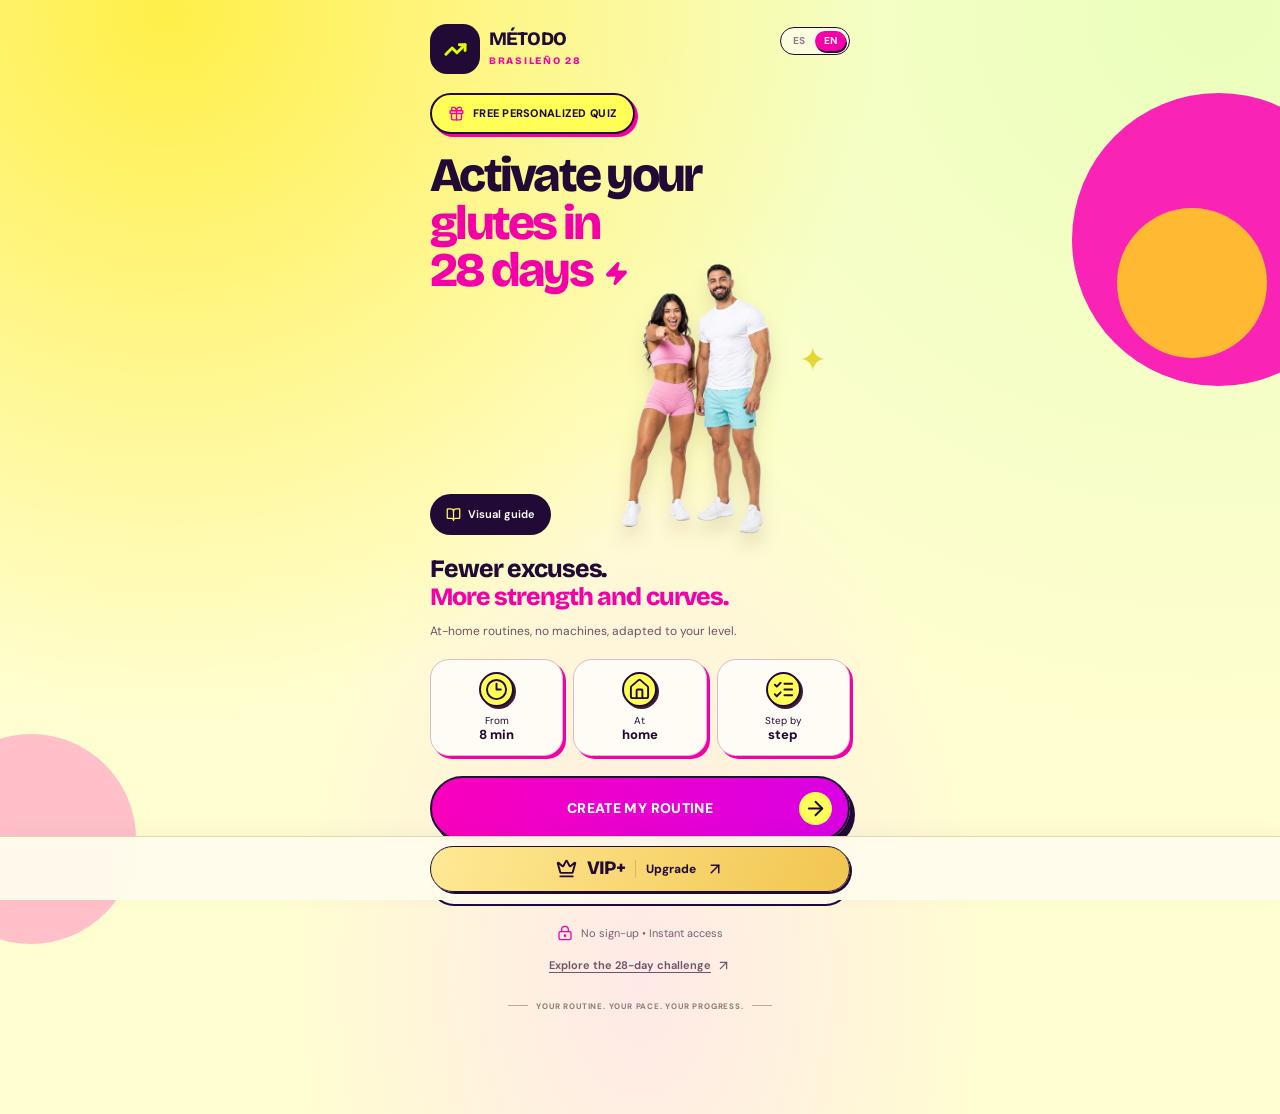
<file: index.html>
<!doctype html>
<html lang="en">
  <head>
    <meta charset="UTF-8" />
    <meta
      name="viewport"
      content="width=device-width, initial-scale=1, viewport-fit=cover"
    />
    <title>Glúteos 28D • Método Coach Luca</title>
    <meta
      name="description"
      content="Your independent 28-day at-home glute routine. Guided exercises, a personalized plan and progress at your own pace."
    />
    <meta name="theme-color" content="#b90760" />
    <meta name="apple-mobile-web-app-capable" content="yes" />
    <meta name="apple-mobile-web-app-status-bar-style" content="default" />
    <meta name="apple-mobile-web-app-title" content="Glúteos 28D" />
    <link rel="icon" href="[data-uri]" type="image/svg+xml" />
    <link rel="apple-touch-icon" href="[data-uri]" />
    <link rel="manifest" href="./manifest.webmanifest" />
    <link rel="preconnect" href="https://fonts.googleapis.com" />
    <link rel="preconnect" href="https://fonts.gstatic.com" crossorigin />
    <link
      href="https://fonts.googleapis.com/css2?family=Bricolage+Grotesque:opsz,wght@12..96,400;500;600;700;800&family=DM+Sans:wght@400;500;600;700;800&display=swap"
      rel="stylesheet"
    />
    <script type="module" crossorigin src="./app.js?v=3d-2"></script>
    <link rel="stylesheet" crossorigin href="./app.css?v=3d-2">
  </head>
  <body>
    <div id="root"></div>
  </body>
</html>
</file>
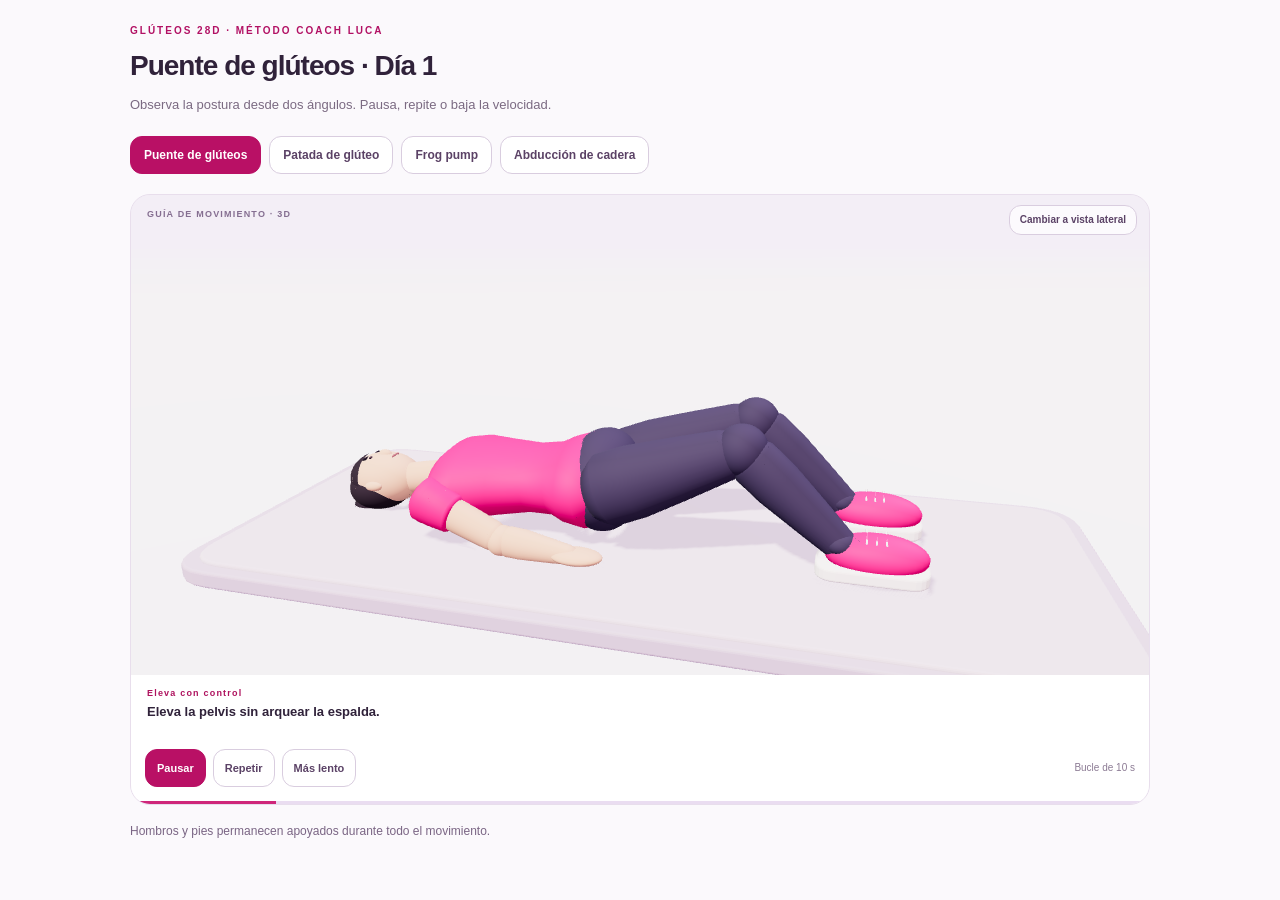
<file: demo-3d.html>
<!doctype html><html lang="es"><head><meta charset="utf-8"><meta name="viewport" content="width=device-width,initial-scale=1"><title>Demostraciones 3D · Glúteos 28D</title><style>
*{box-sizing:border-box}body{margin:0;background:#fbf9fc;color:#30223a;font-family:Arial,sans-serif}.player{max-width:1060px;margin:auto;padding:20px}.eyebrow{font-size:10px;letter-spacing:2px;color:#b21164;font-weight:800}h1{font-size:28px;letter-spacing:-1px;margin:12px 0 8px}.sub{font-size:13px;color:#7b6a82;line-height:1.6}.tabs{display:flex;gap:8px;flex-wrap:wrap;margin:20px 0}button{font:600 12px Arial;border:1px solid #d9cddf;color:#5b4266;border-radius:12px;padding:10px 13px;background:white;cursor:pointer;min-height:38px}button[aria-pressed=true],button.primary{background:#b91065;border-color:#b91065;color:white}.frame{position:relative;overflow:hidden;border-radius:20px;border:1px solid #e8deec;background:#f3eef6}.stage{height:min(54vw,480px);min-height:230px;position:relative}.stage canvas{display:block;width:100%;height:100%}.badge{position:absolute;top:14px;left:16px;font-size:9px;font-weight:800;color:#856e91;letter-spacing:1.2px;pointer-events:none}.view{position:absolute;right:12px;top:10px;padding:8px 10px;background:#ffffffb8;font-size:10px;min-height:30px}.cue{padding:13px 16px 8px;min-height:71px;background:#fff}.phase{font-size:9px;letter-spacing:1.2px;font-weight:800;color:#ae125e;margin:0 0 5px}.instruction{font-size:13px;font-weight:600;line-height:1.45;margin:0}.controls{display:flex;gap:7px;align-items:center;padding:3px 14px 14px;background:white}.controls button{padding:8px 11px;font-size:11px;white-space:nowrap}.time{margin-left:auto;font-size:10px;color:#8c7b94;white-space:nowrap}.progress{height:3px;background:#eaddf1}.progress div{height:100%;background:#cf267a;width:0}.note{font-size:12px;color:#7a6584;line-height:1.65;margin:17px 0}.embed .player{padding:0}.embed header,.embed .tabs,.embed .note{display:none}.embed .frame{border:0;border-radius:14px}.embed .stage{height:calc(100dvh - 142px);min-height:140px}.embed .cue{min-height:72px;padding:10px 10px 7px}.embed .controls{padding:0 9px 10px}.embed .controls button{padding:8px;font-size:10px}.embed .time{font-size:9px}button:focus-visible{outline:3px solid #53286b;outline-offset:3px}.error{position:absolute;inset:30% 10%;text-align:center;font-size:14px;line-height:1.5}
</style></head><body><main class="player"><header><span class="eyebrow">GLÚTEOS 28D · MÉTODO COACH LUCA</span><h1 id="title">Demostraciones 3D · Día 1</h1><p class="sub">Observa la postura desde dos ángulos. Pausa, repite o baja la velocidad.</p></header><nav class="tabs" aria-label="Ejercicios del día 1"></nav><div class="frame"><div class="stage" id="stage"><span class="badge">GUÍA DE MOVIMIENTO · 3D</span><button class="view" id="view">Cambiar a vista lateral</button></div><div class="cue"><p class="phase" id="phase">Preparación</p><p class="instruction" id="cue">Cargando demostración 3D…</p></div><div class="controls"><button class="primary" id="play">Pausar</button><button id="repeat">Repetir</button><button id="speed" aria-pressed="false">Más lento</button><span class="time">Bucle de 10 s</span></div><div class="progress"><div id="progress"></div></div></div><p class="note" id="note"></p></main><script type="module" src="./demo-3d.js?v=3d-3"></script></body></html>
</file>
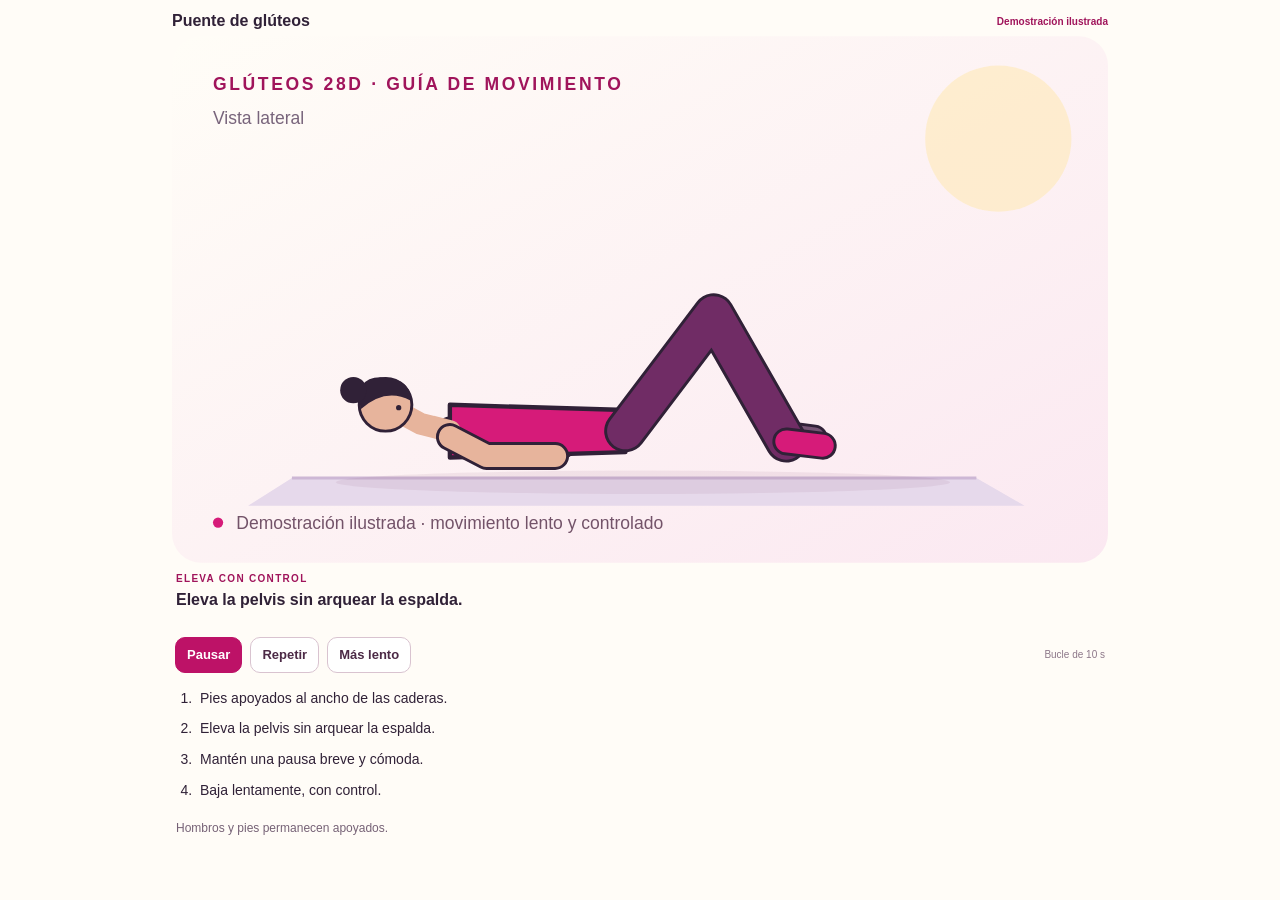
<file: demo-player.html>
<!doctype html><html lang="es"><head><meta charset="utf-8"><meta name="viewport" content="width=device-width,initial-scale=1"><title>Demostración ilustrada · Glúteos 28D</title><style>
*{box-sizing:border-box}body{margin:0;background:#fffcf7;color:#302137;font-family:Arial,sans-serif}.player{max-width:960px;margin:auto;padding:12px}.top{display:flex;justify-content:space-between;align-items:center;gap:8px;margin:0 0 6px}.top h1{font-size:16px;margin:0}.label{font-size:10px;color:#a0145b;font-weight:700;white-space:nowrap}object{width:100%;aspect-ratio:16/9;display:block;border-radius:14px;pointer-events:none}.cue{padding:10px 4px 7px;min-height:66px}.phase{font-size:10px;text-transform:uppercase;letter-spacing:1.3px;font-weight:bold;color:#a0145b;margin:0 0 5px}.instruction{font-size:13px;line-height:1.4;font-weight:600;margin:0}.controls{display:flex;align-items:center;gap:8px;padding:0 3px}button{background:white;border:1px solid #d9c3d0;border-radius:10px;padding:9px 11px;font:600 12px Arial;color:#4c2a46;cursor:pointer;min-height:36px}button.primary{background:#bd1267;color:#fff;border-color:#bd1267}button:focus-visible{outline:3px solid #603f88;outline-offset:2px}.loop{margin-left:auto;font-size:10px;color:#8d7789}.embed .top{display:none}.embed .player{padding:4px 8px 8px}.note{font-size:12px;color:#766276;line-height:1.5;margin:16px 4px}.embed .note,.embed .steps{display:none}.steps{font-size:14px;line-height:1.7;padding-left:24px}.steps li{padding-left:4px;margin-bottom:7px}@media(min-width:650px){.cue{min-height:74px}.instruction{font-size:16px}button{font-size:13px}}@media(prefers-reduced-motion:reduce){*{scroll-behavior:auto}}
.embed object{height:calc(100vh - 124px);aspect-ratio:auto}.embed .controls{flex-wrap:nowrap}.embed .cue{min-height:66px}</style></head><body><main class="player"><header class="top"><h1 id="title"></h1><span class="label">Demostración ilustrada</span></header><object id="drawing" type="image/svg+xml" tabindex="-1" aria-hidden="true"></object><section class="cue"><p class="phase" id="phase">Preparación</p><p class="instruction" id="cue"></p></section><div class="controls"><button class="primary" id="play" type="button">Pausar</button><button id="restart" type="button">Repetir</button><button id="speed" type="button" aria-pressed="false">Más lento</button><span class="loop">Bucle de 10 s</span></div><ol class="steps" id="steps"></ol><p class="note" id="note"></p></main><script>
const items=[{"id":"ex-bridge-01","slug":"puente","title":"Puente de glúteos","short":"Puente de glúteos","cues":["Pies apoyados al ancho de las caderas.","Eleva la pelvis sin arquear la espalda.","Mantén una pausa breve y cómoda.","Baja lentamente, con control."],"note":"Hombros y pies permanecen apoyados.","view":"Vista lateral","timed":["Pies apoyados al ancho de las caderas.","Eleva la pelvis sin arquear la espalda.","Mantén una pausa breve y cómoda.","Baja lentamente, con control."]},{"id":"ex-donkey-kick-06","slug":"patada","title":"Patada de glúteo","short":"Donkey kick","cues":["Manos bajo los hombros; rodillas bajo las caderas.","Eleva una pierna manteniendo la rodilla flexionada.","Detente con el muslo alineado con el tronco.","Regresa con control. Repite con la otra pierna."],"note":"Mantén la pelvis estable y la espalda neutra.","view":"Vista lateral","timed":["Manos y rodillas apoyadas; espalda neutra.","Eleva la pierna con la rodilla flexionada.","Muslo alineado con el tronco, sin arquear.","Regresa despacio; luego cambia de pierna."]},{"id":"ex-frog-pump-14","slug":"frog-pump","title":"Frog pump","short":"Frog pump","cues":["Boca arriba, plantas de los pies juntas.","Deja las rodillas abiertas, sin forzar.","Eleva suavemente la pelvis: recorrido corto.","Baja con control y vuelve a empezar."],"note":"Las plantas permanecen juntas durante el movimiento.","view":"Vista oblicua","timed":["Plantas juntas; rodillas abiertas sin forzar.","Eleva suavemente la pelvis: recorrido corto.","Pausa breve, sin arquear la espalda.","Baja despacio; mantén las plantas juntas."]},{"id":"ex-abduction-lying-08","slug":"abduccion","title":"Abducción de cadera acostada","short":"Abducción de cadera","cues":["Recuéstate de lado con la cabeza apoyada.","Eleva la pierna superior con un movimiento suave.","Mantén la pelvis estable, sin girar el tronco.","Baja con control. Repite del otro lado."],"note":"La pierna coloreada es la que se mueve.","view":"Vista de frente al cuerpo","timed":["De lado, con la cabeza apoyada.","Eleva la pierna superior sin girar el tronco.","Pelvis estable; movimiento cómodo.","Baja despacio; luego cambia de lado."]}],params=new URLSearchParams(location.search),item=items.find(x=>x.id===params.get("exercise")||x.slug===params.get("exercise"))||items[0],embedded=params.get("embed")==="1";document.body.classList.toggle("embed",embedded);document.title=item.title+" · Demostración ilustrada";document.getElementById("title").textContent=item.title;const obj=document.getElementById("drawing");obj.setAttribute("aria-label",item.title);obj.data="./demo-"+item.slug+".svg?v=illustrated-1";document.getElementById("note").textContent=item.note;const list=document.getElementById("steps");item.cues.forEach(text=>{const li=document.createElement("li");li.textContent=text;list.appendChild(li)});let running=!matchMedia("(prefers-reduced-motion: reduce)").matches,slow=false,current=0,last=0,svg=null,stage=-1;const play=document.getElementById("play"),restart=document.getElementById("restart"),speed=document.getElementById("speed");function update(){const t=current%10,i=t<1?0:t<4?1:t<5?2:3;if(stage!==i){stage=i;document.getElementById("phase").textContent=["Preparación","Eleva con control","Pausa breve","Vuelve despacio"][i];document.getElementById("cue").textContent=item.timed[i];}play.textContent=running?"Pausar":"Reproducir";play.setAttribute("aria-label",running?"Pausar demostración":"Reproducir demostración");}function tick(now){if(!last)last=now;const dt=Math.min((now-last)/1000,.1);last=now;if(running&&!document.hidden&&svg){current=(current+dt*(slow?.6:1))%10;svg.setCurrentTime(current);update();}requestAnimationFrame(tick);}obj.addEventListener("load",()=>{svg=obj.contentDocument&&obj.contentDocument.documentElement;if(svg&&svg.pauseAnimations){svg.pauseAnimations();svg.setCurrentTime(current);}});play.addEventListener("click",()=>{running=!running;update()});restart.addEventListener("click",()=>{current=0;if(svg)svg.setCurrentTime(0);running=true;stage=-1;update()});speed.addEventListener("click",()=>{slow=!slow;speed.setAttribute("aria-pressed",String(slow));speed.textContent=slow?"Velocidad normal":"Más lento";});update();requestAnimationFrame(tick);
</script></body></html>
</file>
<file: app.css>
.fitness-app{--vip-footer-height: calc(64px + env(safe-area-inset-bottom, 0px)) }.vip-upgrade-footer{position:fixed;inset:auto 0 0;z-index:45;height:var(--vip-footer-height);display:flex;align-items:center;justify-content:center;padding:8px 16px calc(8px + env(safe-area-inset-bottom,0px));background:#fffcedf5;border-top:1px solid #e9d5a0;box-shadow:0 -4px 20px #210b3609;-webkit-backdrop-filter:blur(16px);backdrop-filter:blur(16px)}.vip-upgrade-link{display:flex;align-items:center;justify-content:center;gap:10px;width:min(420px,100%);height:46px;color:#210b36;background:linear-gradient(110deg,#ffe995,#f2c550);border:1.5px solid #210b36;border-radius:100px;box-shadow:2px 2px #210b36;text-decoration:none;transition:transform .18s ease,box-shadow .18s ease}.vip-upgrade-link:hover{transform:translateY(-1px);box-shadow:3px 3px #210b36}.vip-upgrade-link:active{transform:translateY(1px);box-shadow:1px 1px #210b36}.vip-upgrade-icon{display:flex;align-items:center;justify-content:center}.vip-upgrade-link strong{font-family:Bricolage Grotesque,sans-serif;font-size:19px;font-weight:800;letter-spacing:-.04em}.vip-upgrade-caption{padding-left:10px;border-left:1px solid #210b362b;font-size:12px;font-weight:750}.fitness-app .bottom-nav{bottom:calc(var(--vip-footer-height) + 20px)}.fitness-app .quiz-actions{bottom:var(--vip-footer-height)}.fitness-app .app-main{padding-bottom:calc(140px + var(--vip-footer-height))}.fitness-app .quiz-page{padding-bottom:calc(110px + var(--vip-footer-height))}.fitness-app .workout-page{padding-bottom:calc(130px + var(--vip-footer-height))}.fitness-app .welcome-column{padding-bottom:calc(38px + var(--vip-footer-height))}@media (max-width: 520px){.fitness-app .bottom-nav{bottom:calc(var(--vip-footer-height) + 14px)}.fitness-app .app-main{padding-bottom:calc(125px + var(--vip-footer-height))}.vip-upgrade-link{gap:9px}}@media (prefers-reduced-motion: reduce){.vip-upgrade-link{transition:none}}/*! tailwindcss v4.1.14 | MIT License | https://tailwindcss.com */@layer properties{@supports (((-webkit-hyphens:none)) and (not (margin-trim:inline))) or ((-moz-orient:inline) and (not (color:rgb(from red r g b)))){*,:before,:after,::backdrop{--tw-translate-x:0;--tw-translate-y:0;--tw-translate-z:0;--tw-rotate-x:initial;--tw-rotate-y:initial;--tw-rotate-z:initial;--tw-skew-x:initial;--tw-skew-y:initial;--tw-space-y-reverse:0;--tw-space-x-reverse:0;--tw-border-style:solid;--tw-gradient-position:initial;--tw-gradient-from:#0000;--tw-gradient-via:#0000;--tw-gradient-to:#0000;--tw-gradient-stops:initial;--tw-gradient-via-stops:initial;--tw-gradient-from-position:0%;--tw-gradient-via-position:50%;--tw-gradient-to-position:100%;--tw-leading:initial;--tw-font-weight:initial;--tw-tracking:initial;--tw-ordinal:initial;--tw-slashed-zero:initial;--tw-numeric-figure:initial;--tw-numeric-spacing:initial;--tw-numeric-fraction:initial;--tw-shadow:0 0 #0000;--tw-shadow-color:initial;--tw-shadow-alpha:100%;--tw-inset-shadow:0 0 #0000;--tw-inset-shadow-color:initial;--tw-inset-shadow-alpha:100%;--tw-ring-color:initial;--tw-ring-shadow:0 0 #0000;--tw-inset-ring-color:initial;--tw-inset-ring-shadow:0 0 #0000;--tw-ring-inset:initial;--tw-ring-offset-width:0px;--tw-ring-offset-color:#fff;--tw-ring-offset-shadow:0 0 #0000;--tw-outline-style:solid;--tw-blur:initial;--tw-brightness:initial;--tw-contrast:initial;--tw-grayscale:initial;--tw-hue-rotate:initial;--tw-invert:initial;--tw-opacity:initial;--tw-saturate:initial;--tw-sepia:initial;--tw-drop-shadow:initial;--tw-drop-shadow-color:initial;--tw-drop-shadow-alpha:100%;--tw-drop-shadow-size:initial;--tw-backdrop-blur:initial;--tw-backdrop-brightness:initial;--tw-backdrop-contrast:initial;--tw-backdrop-grayscale:initial;--tw-backdrop-hue-rotate:initial;--tw-backdrop-invert:initial;--tw-backdrop-opacity:initial;--tw-backdrop-saturate:initial;--tw-backdrop-sepia:initial;--tw-duration:initial;--tw-ease:initial;--tw-content:""}}}@layer theme{:root,:host{--font-sans:ui-sans-serif,system-ui,sans-serif,"Apple Color Emoji","Segoe UI Emoji","Segoe UI Symbol","Noto Color Emoji";--font-mono:ui-monospace,SFMono-Regular,Menlo,Monaco,Consolas,"Liberation Mono","Courier New",monospace;--color-red-100:oklch(93.6% .032 17.717);--color-red-500:oklch(63.7% .237 25.331);--color-blue-600:oklch(54.6% .245 262.881);--color-blue-700:oklch(48.8% .243 264.376);--color-slate-50:oklch(98.4% .003 247.858);--color-slate-100:oklch(96.8% .007 247.896);--color-slate-600:oklch(44.6% .043 257.281);--color-slate-700:oklch(37.2% .044 257.287);--color-slate-900:oklch(20.8% .042 265.755);--color-black:#000;--color-white:#fff;--spacing:.25rem;--container-xs:20rem;--container-sm:24rem;--container-md:28rem;--container-lg:32rem;--container-2xl:42rem;--container-6xl:72rem;--text-xs:.75rem;--text-xs--line-height:calc(1/.75);--text-sm:.875rem;--text-sm--line-height:calc(1.25/.875);--text-base:1rem;--text-base--line-height: 1.5 ;--text-lg:1.125rem;--text-lg--line-height:calc(1.75/1.125);--text-xl:1.25rem;--text-xl--line-height:calc(1.75/1.25);--text-2xl:1.5rem;--text-2xl--line-height:calc(2/1.5);--text-3xl:1.875rem;--text-3xl--line-height: 1.2 ;--text-4xl:2.25rem;--text-4xl--line-height:calc(2.5/2.25);--font-weight-normal:400;--font-weight-medium:500;--font-weight-semibold:600;--font-weight-bold:700;--tracking-tight:-.025em;--tracking-widest:.1em;--leading-snug:1.375;--leading-normal:1.5;--leading-relaxed:1.625;--radius-xs:.125rem;--radius-sm:.25rem;--radius-md:.375rem;--radius-lg:.5rem;--radius-xl:.75rem;--ease-in-out:cubic-bezier(.4,0,.2,1);--animate-spin:spin 1s linear infinite;--animate-pulse:pulse 2s cubic-bezier(.4,0,.6,1)infinite;--blur-sm:8px;--blur-2xl:40px;--aspect-video:16/9;--default-transition-duration:.15s;--default-transition-timing-function:cubic-bezier(.4,0,.2,1);--default-font-family:var(--font-sans);--default-mono-font-family:var(--font-mono)}}@layer base{*,:after,:before,::backdrop{box-sizing:border-box;border:0 solid;margin:0;padding:0}::file-selector-button{box-sizing:border-box;border:0 solid;margin:0;padding:0}html,:host{-webkit-text-size-adjust:100%;tab-size:4;line-height:1.5;font-family:var(--default-font-family,ui-sans-serif,system-ui,sans-serif,"Apple Color Emoji","Segoe UI Emoji","Segoe UI Symbol","Noto Color Emoji");font-feature-settings:var(--default-font-feature-settings,normal);font-variation-settings:var(--default-font-variation-settings,normal);-webkit-tap-highlight-color:transparent}hr{height:0;color:inherit;border-top-width:1px}abbr:where([title]){-webkit-text-decoration:underline dotted;text-decoration:underline dotted}h1,h2,h3,h4,h5,h6{font-size:inherit;font-weight:inherit}a{color:inherit;-webkit-text-decoration:inherit;text-decoration:inherit}b,strong{font-weight:bolder}code,kbd,samp,pre{font-family:var(--default-mono-font-family,ui-monospace,SFMono-Regular,Menlo,Monaco,Consolas,"Liberation Mono","Courier New",monospace);font-feature-settings:var(--default-mono-font-feature-settings,normal);font-variation-settings:var(--default-mono-font-variation-settings,normal);font-size:1em}small{font-size:80%}sub,sup{vertical-align:baseline;font-size:75%;line-height:0;position:relative}sub{bottom:-.25em}sup{top:-.5em}table{text-indent:0;border-color:inherit;border-collapse:collapse}:-moz-focusring{outline:auto}progress{vertical-align:baseline}summary{display:list-item}ol,ul,menu{list-style:none}img,svg,video,canvas,audio,iframe,embed,object{vertical-align:middle;display:block}img,video{max-width:100%;height:auto}button,input,select,optgroup,textarea{font:inherit;font-feature-settings:inherit;font-variation-settings:inherit;letter-spacing:inherit;color:inherit;opacity:1;background-color:#0000;border-radius:0}::file-selector-button{font:inherit;font-feature-settings:inherit;font-variation-settings:inherit;letter-spacing:inherit;color:inherit;opacity:1;background-color:#0000;border-radius:0}:where(select:is([multiple],[size])) optgroup{font-weight:bolder}:where(select:is([multiple],[size])) optgroup option{padding-inline-start:20px}::file-selector-button{margin-inline-end:4px}::placeholder{opacity:1}@supports (not ((-webkit-appearance:-apple-pay-button))) or (contain-intrinsic-size:1px){::placeholder{color:currentColor}@supports (color:color-mix(in lab,red,red)){::placeholder{color:color-mix(in oklab,currentcolor 50%,transparent)}}}textarea{resize:vertical}::-webkit-search-decoration{-webkit-appearance:none}::-webkit-date-and-time-value{min-height:1lh;text-align:inherit}::-webkit-datetime-edit{display:inline-flex}::-webkit-datetime-edit-fields-wrapper{padding:0}::-webkit-datetime-edit{padding-block:0}::-webkit-datetime-edit-year-field{padding-block:0}::-webkit-datetime-edit-month-field{padding-block:0}::-webkit-datetime-edit-day-field{padding-block:0}::-webkit-datetime-edit-hour-field{padding-block:0}::-webkit-datetime-edit-minute-field{padding-block:0}::-webkit-datetime-edit-second-field{padding-block:0}::-webkit-datetime-edit-millisecond-field{padding-block:0}::-webkit-datetime-edit-meridiem-field{padding-block:0}::-webkit-calendar-picker-indicator{line-height:1}:-moz-ui-invalid{box-shadow:none}button,input:where([type=button],[type=reset],[type=submit]){appearance:button}::file-selector-button{appearance:button}::-webkit-inner-spin-button{height:auto}::-webkit-outer-spin-button{height:auto}[hidden]:where(:not([hidden=until-found])){display:none!important}}@layer components;@layer utilities{.\@container\/card-header{container:card-header/inline-size}.\@container\/field-group{container:field-group/inline-size}.pointer-events-none{pointer-events:none}.invisible{visibility:hidden}.visible{visibility:visible}.sr-only{clip-path:inset(50%);white-space:nowrap;border-width:0;width:1px;height:1px;margin:-1px;padding:0;position:absolute;overflow:hidden}.absolute{position:absolute}.fixed{position:fixed}.relative{position:relative}.static{position:static}.sticky{position:sticky}.inset-0{inset:calc(var(--spacing)*0)}.inset-x-0{inset-inline:calc(var(--spacing)*0)}.inset-y-0{inset-block:calc(var(--spacing)*0)}.-top-12{top:calc(var(--spacing)*-12)}.top-0{top:calc(var(--spacing)*0)}.top-1\.5{top:calc(var(--spacing)*1.5)}.top-1\/2{top:50%}.top-3\.5{top:calc(var(--spacing)*3.5)}.top-4{top:calc(var(--spacing)*4)}.top-\[1px\]{top:1px}.top-\[50\%\]{top:50%}.top-\[60\%\]{top:60%}.top-full{top:100%}.-right-12{right:calc(var(--spacing)*-12)}.right-0{right:calc(var(--spacing)*0)}.right-1{right:calc(var(--spacing)*1)}.right-2{right:calc(var(--spacing)*2)}.right-3{right:calc(var(--spacing)*3)}.right-4{right:calc(var(--spacing)*4)}.-bottom-12{bottom:calc(var(--spacing)*-12)}.bottom-0{bottom:calc(var(--spacing)*0)}.bottom-4{bottom:calc(var(--spacing)*4)}.-left-12{left:calc(var(--spacing)*-12)}.left-0{left:calc(var(--spacing)*0)}.left-1\/2{left:50%}.left-2{left:calc(var(--spacing)*2)}.left-4{left:calc(var(--spacing)*4)}.left-\[50\%\]{left:50%}.isolate{isolation:isolate}.z-10{z-index:10}.z-20{z-index:20}.z-40{z-index:40}.z-50{z-index:50}.z-\[1\]{z-index:1}.order-first{order:-9999}.order-last{order:9999}.col-start-2{grid-column-start:2}.row-span-2{grid-row:span 2/span 2}.row-start-1{grid-row-start:1}.container{width:100%}@media (min-width:40rem){.container{max-width:40rem}}@media (min-width:48rem){.container{max-width:48rem}}@media (min-width:64rem){.container{max-width:64rem}}@media (min-width:80rem){.container{max-width:80rem}}@media (min-width:96rem){.container{max-width:96rem}}.\!m-0{margin:calc(var(--spacing)*0)!important}.-mx-1{margin-inline:calc(var(--spacing)*-1)}.mx-2{margin-inline:calc(var(--spacing)*2)}.mx-3\.5{margin-inline:calc(var(--spacing)*3.5)}.mx-4{margin-inline:calc(var(--spacing)*4)}.mx-auto{margin-inline:auto}.-my-2{margin-block:calc(var(--spacing)*-2)}.my-0{margin-block:calc(var(--spacing)*0)}.my-0\.5{margin-block:calc(var(--spacing)*.5)}.my-1{margin-block:calc(var(--spacing)*1)}.-mt-4{margin-top:calc(var(--spacing)*-4)}.mt-1{margin-top:calc(var(--spacing)*1)}.mt-1\.5{margin-top:calc(var(--spacing)*1.5)}.mt-2{margin-top:calc(var(--spacing)*2)}.mt-4{margin-top:calc(var(--spacing)*4)}.mt-12{margin-top:calc(var(--spacing)*12)}.mt-auto{margin-top:auto}.mr-2{margin-right:calc(var(--spacing)*2)}.mb-1{margin-bottom:calc(var(--spacing)*1)}.mb-2{margin-bottom:calc(var(--spacing)*2)}.mb-3{margin-bottom:calc(var(--spacing)*3)}.mb-4{margin-bottom:calc(var(--spacing)*4)}.mb-6{margin-bottom:calc(var(--spacing)*6)}.mb-8{margin-bottom:calc(var(--spacing)*8)}.-ml-4{margin-left:calc(var(--spacing)*-4)}.ml-1{margin-left:calc(var(--spacing)*1)}.ml-2{margin-left:calc(var(--spacing)*2)}.ml-4{margin-left:calc(var(--spacing)*4)}.ml-auto{margin-left:auto}.line-clamp-1{-webkit-line-clamp:1;-webkit-box-orient:vertical;display:-webkit-box;overflow:hidden}.line-clamp-2{-webkit-line-clamp:2;-webkit-box-orient:vertical;display:-webkit-box;overflow:hidden}.block{display:block}.flex{display:flex}.grid{display:grid}.hidden{display:none}.inline-flex{display:inline-flex}.table{display:table}.table-caption{display:table-caption}.table-cell{display:table-cell}.table-row{display:table-row}.field-sizing-content{field-sizing:content}.aspect-square{aspect-ratio:1}.aspect-video{aspect-ratio:var(--aspect-video)}.size-\(--cell-size\){width:var(--cell-size);height:var(--cell-size)}.size-2{width:calc(var(--spacing)*2);height:calc(var(--spacing)*2)}.size-2\.5{width:calc(var(--spacing)*2.5);height:calc(var(--spacing)*2.5)}.size-3{width:calc(var(--spacing)*3);height:calc(var(--spacing)*3)}.size-3\.5{width:calc(var(--spacing)*3.5);height:calc(var(--spacing)*3.5)}.size-4{width:calc(var(--spacing)*4);height:calc(var(--spacing)*4)}.size-6{width:calc(var(--spacing)*6);height:calc(var(--spacing)*6)}.size-7{width:calc(var(--spacing)*7);height:calc(var(--spacing)*7)}.size-8{width:calc(var(--spacing)*8);height:calc(var(--spacing)*8)}.size-9{width:calc(var(--spacing)*9);height:calc(var(--spacing)*9)}.size-10{width:calc(var(--spacing)*10);height:calc(var(--spacing)*10)}.size-12{width:calc(var(--spacing)*12);height:calc(var(--spacing)*12)}.size-auto{width:auto;height:auto}.size-full{width:100%;height:100%}.h-\(--cell-size\){height:var(--cell-size)}.h-1\.5{height:calc(var(--spacing)*1.5)}.h-2{height:calc(var(--spacing)*2)}.h-2\.5{height:calc(var(--spacing)*2.5)}.h-3{height:calc(var(--spacing)*3)}.h-4{height:calc(var(--spacing)*4)}.h-5{height:calc(var(--spacing)*5)}.h-6{height:calc(var(--spacing)*6)}.h-7{height:calc(var(--spacing)*7)}.h-8{height:calc(var(--spacing)*8)}.h-9{height:calc(var(--spacing)*9)}.h-10{height:calc(var(--spacing)*10)}.h-12{height:calc(var(--spacing)*12)}.h-14{height:calc(var(--spacing)*14)}.h-16{height:calc(var(--spacing)*16)}.h-32{height:calc(var(--spacing)*32)}.h-64{height:calc(var(--spacing)*64)}.h-\[1\.15rem\]{height:1.15rem}.h-\[38px\]{height:38px}.h-\[200px\]{height:200px}.h-\[500px\]{height:500px}.h-\[calc\(100\%-1px\)\]{height:calc(100% - 1px)}.h-\[var\(--radix-navigation-menu-viewport-height\)\]{height:var(--radix-navigation-menu-viewport-height)}.h-\[var\(--radix-select-trigger-height\)\]{height:var(--radix-select-trigger-height)}.h-auto{height:auto}.h-full{height:100%}.h-px{height:1px}.h-svh{height:100svh}.max-h-\(--radix-context-menu-content-available-height\){max-height:var(--radix-context-menu-content-available-height)}.max-h-\(--radix-dropdown-menu-content-available-height\){max-height:var(--radix-dropdown-menu-content-available-height)}.max-h-\(--radix-select-content-available-height\){max-height:var(--radix-select-content-available-height)}.max-h-32{max-height:calc(var(--spacing)*32)}.max-h-\[300px\]{max-height:300px}.min-h-0{min-height:calc(var(--spacing)*0)}.min-h-4{min-height:calc(var(--spacing)*4)}.min-h-9{min-height:calc(var(--spacing)*9)}.min-h-16{min-height:calc(var(--spacing)*16)}.min-h-\[200px\]{min-height:200px}.min-h-screen{min-height:100vh}.min-h-svh{min-height:100svh}.w-\(--cell-size\){width:var(--cell-size)}.w-\(--sidebar-width\){width:var(--sidebar-width)}.w-0{width:calc(var(--spacing)*0)}.w-1{width:calc(var(--spacing)*1)}.w-1\/2{width:50%}.w-2{width:calc(var(--spacing)*2)}.w-2\.5{width:calc(var(--spacing)*2.5)}.w-3{width:calc(var(--spacing)*3)}.w-3\/4{width:75%}.w-4{width:calc(var(--spacing)*4)}.w-5{width:calc(var(--spacing)*5)}.w-8{width:calc(var(--spacing)*8)}.w-9{width:calc(var(--spacing)*9)}.w-10{width:calc(var(--spacing)*10)}.w-16{width:calc(var(--spacing)*16)}.w-20{width:calc(var(--spacing)*20)}.w-24{width:calc(var(--spacing)*24)}.w-32{width:calc(var(--spacing)*32)}.w-48{width:calc(var(--spacing)*48)}.w-64{width:calc(var(--spacing)*64)}.w-72{width:calc(var(--spacing)*72)}.w-\[38px\]{width:38px}.w-\[100px\]{width:100px}.w-\[280px\]{width:280px}.w-\[400px\]{width:400px}.w-auto{width:auto}.w-fit{width:fit-content}.w-full{width:100%}.w-max{width:max-content}.w-px{width:1px}.max-w-\(--skeleton-width\){max-width:var(--skeleton-width)}.max-w-2xl{max-width:var(--container-2xl)}.max-w-6xl{max-width:var(--container-6xl)}.max-w-\[80\%\]{max-width:80%}.max-w-\[calc\(100\%-2rem\)\]{max-width:calc(100% - 2rem)}.max-w-lg{max-width:var(--container-lg)}.max-w-max{max-width:max-content}.max-w-md{max-width:var(--container-md)}.max-w-none{max-width:none}.max-w-sm{max-width:var(--container-sm)}.max-w-xs{max-width:var(--container-xs)}.min-w-\(--cell-size\){min-width:var(--cell-size)}.min-w-0{min-width:calc(var(--spacing)*0)}.min-w-5{min-width:calc(var(--spacing)*5)}.min-w-8{min-width:calc(var(--spacing)*8)}.min-w-9{min-width:calc(var(--spacing)*9)}.min-w-10{min-width:calc(var(--spacing)*10)}.min-w-\[8rem\]{min-width:8rem}.min-w-\[12rem\]{min-width:12rem}.min-w-\[var\(--radix-select-trigger-width\)\]{min-width:var(--radix-select-trigger-width)}.flex-1{flex:1}.flex-shrink-0,.shrink-0{flex-shrink:0}.grow{flex-grow:1}.grow-0{flex-grow:0}.basis-full{flex-basis:100%}.caption-bottom{caption-side:bottom}.border-collapse{border-collapse:collapse}.origin-\(--radix-context-menu-content-transform-origin\){transform-origin:var(--radix-context-menu-content-transform-origin)}.origin-\(--radix-dropdown-menu-content-transform-origin\){transform-origin:var(--radix-dropdown-menu-content-transform-origin)}.origin-\(--radix-hover-card-content-transform-origin\){transform-origin:var(--radix-hover-card-content-transform-origin)}.origin-\(--radix-menubar-content-transform-origin\){transform-origin:var(--radix-menubar-content-transform-origin)}.origin-\(--radix-popover-content-transform-origin\){transform-origin:var(--radix-popover-content-transform-origin)}.origin-\(--radix-select-content-transform-origin\){transform-origin:var(--radix-select-content-transform-origin)}.origin-\(--radix-tooltip-content-transform-origin\){transform-origin:var(--radix-tooltip-content-transform-origin)}.-translate-x-1\/2{--tw-translate-x: -50% ;translate:var(--tw-translate-x)var(--tw-translate-y)}.-translate-x-px{--tw-translate-x:-1px;translate:var(--tw-translate-x)var(--tw-translate-y)}.translate-x-\[-50\%\]{--tw-translate-x:-50%;translate:var(--tw-translate-x)var(--tw-translate-y)}.translate-x-px{--tw-translate-x:1px;translate:var(--tw-translate-x)var(--tw-translate-y)}.-translate-y-1\/2{--tw-translate-y: -50% ;translate:var(--tw-translate-x)var(--tw-translate-y)}.translate-y-0\.5{--tw-translate-y:calc(var(--spacing)*.5);translate:var(--tw-translate-x)var(--tw-translate-y)}.translate-y-\[-50\%\]{--tw-translate-y:-50%;translate:var(--tw-translate-x)var(--tw-translate-y)}.translate-y-\[calc\(-50\%_-_2px\)\]{--tw-translate-y: calc(-50% - 2px) ;translate:var(--tw-translate-x)var(--tw-translate-y)}.rotate-45{rotate:45deg}.rotate-90{rotate:90deg}.transform{transform:var(--tw-rotate-x,)var(--tw-rotate-y,)var(--tw-rotate-z,)var(--tw-skew-x,)var(--tw-skew-y,)}.animate-pulse{animation:var(--animate-pulse)}.animate-spin{animation:var(--animate-spin)}.cursor-col-resize{cursor:col-resize}.cursor-default{cursor:default}.cursor-pointer{cursor:pointer}.cursor-text{cursor:text}.touch-none{touch-action:none}.resize-none{resize:none}.scroll-my-1{scroll-margin-block:calc(var(--spacing)*1)}.scroll-py-1{scroll-padding-block:calc(var(--spacing)*1)}.list-disc{list-style-type:disc}.list-none{list-style-type:none}.auto-rows-min{grid-auto-rows:min-content}.grid-cols-1{grid-template-columns:repeat(1,minmax(0,1fr))}.grid-cols-2{grid-template-columns:repeat(2,minmax(0,1fr))}.grid-cols-3{grid-template-columns:repeat(3,minmax(0,1fr))}.grid-cols-\[0_1fr\]{grid-template-columns:0 1fr}.grid-rows-\[auto_auto\]{grid-template-rows:auto auto}.flex-col{flex-direction:column}.flex-col-reverse{flex-direction:column-reverse}.flex-row{flex-direction:row}.flex-wrap{flex-wrap:wrap}.items-center{align-items:center}.items-end{align-items:flex-end}.items-start{align-items:flex-start}.items-stretch{align-items:stretch}.justify-between{justify-content:space-between}.justify-center{justify-content:center}.justify-end{justify-content:flex-end}.justify-start{justify-content:flex-start}.justify-items-start{justify-items:start}.gap-0{gap:calc(var(--spacing)*0)}.gap-0\.5{gap:calc(var(--spacing)*.5)}.gap-1{gap:calc(var(--spacing)*1)}.gap-1\.5{gap:calc(var(--spacing)*1.5)}.gap-2{gap:calc(var(--spacing)*2)}.gap-2\.5{gap:calc(var(--spacing)*2.5)}.gap-3{gap:calc(var(--spacing)*3)}.gap-4{gap:calc(var(--spacing)*4)}.gap-6{gap:calc(var(--spacing)*6)}.gap-7{gap:calc(var(--spacing)*7)}.gap-8{gap:calc(var(--spacing)*8)}:where(.space-y-1>:not(:last-child)){--tw-space-y-reverse:0;margin-block-start:calc(calc(var(--spacing)*1)*var(--tw-space-y-reverse));margin-block-end:calc(calc(var(--spacing)*1)*calc(1 - var(--tw-space-y-reverse)))}:where(.space-y-2>:not(:last-child)){--tw-space-y-reverse:0;margin-block-start:calc(calc(var(--spacing)*2)*var(--tw-space-y-reverse));margin-block-end:calc(calc(var(--spacing)*2)*calc(1 - var(--tw-space-y-reverse)))}:where(.space-y-3>:not(:last-child)){--tw-space-y-reverse:0;margin-block-start:calc(calc(var(--spacing)*3)*var(--tw-space-y-reverse));margin-block-end:calc(calc(var(--spacing)*3)*calc(1 - var(--tw-space-y-reverse)))}:where(.space-y-4>:not(:last-child)){--tw-space-y-reverse:0;margin-block-start:calc(calc(var(--spacing)*4)*var(--tw-space-y-reverse));margin-block-end:calc(calc(var(--spacing)*4)*calc(1 - var(--tw-space-y-reverse)))}:where(.space-y-6>:not(:last-child)){--tw-space-y-reverse:0;margin-block-start:calc(calc(var(--spacing)*6)*var(--tw-space-y-reverse));margin-block-end:calc(calc(var(--spacing)*6)*calc(1 - var(--tw-space-y-reverse)))}:where(.space-y-12>:not(:last-child)){--tw-space-y-reverse:0;margin-block-start:calc(calc(var(--spacing)*12)*var(--tw-space-y-reverse));margin-block-end:calc(calc(var(--spacing)*12)*calc(1 - var(--tw-space-y-reverse)))}:where(.space-x-2>:not(:last-child)){--tw-space-x-reverse:0;margin-inline-start:calc(calc(var(--spacing)*2)*var(--tw-space-x-reverse));margin-inline-end:calc(calc(var(--spacing)*2)*calc(1 - var(--tw-space-x-reverse)))}.gap-y-0\.5{row-gap:calc(var(--spacing)*.5)}.self-start{align-self:flex-start}.self-stretch{align-self:stretch}.justify-self-end{justify-self:flex-end}.truncate{text-overflow:ellipsis;white-space:nowrap;overflow:hidden}.overflow-auto{overflow:auto}.overflow-hidden{overflow:hidden}.overflow-x-auto{overflow-x:auto}.overflow-x-hidden{overflow-x:hidden}.overflow-y-auto{overflow-y:auto}.rounded{border-radius:.25rem}.rounded-\[2px\]{border-radius:2px}.rounded-\[4px\]{border-radius:4px}.rounded-\[10px\]{border-radius:10px}.rounded-\[20px\]{border-radius:20px}.rounded-\[calc\(var\(--radius\)-5px\)\]{border-radius:calc(var(--radius) - 5px)}.rounded-\[inherit\]{border-radius:inherit}.rounded-full{border-radius:3.40282e38px}.rounded-lg{border-radius:var(--radius-lg)}.rounded-md{border-radius:var(--radius-md)}.rounded-none{border-radius:0}.rounded-sm{border-radius:var(--radius-sm)}.rounded-xl{border-radius:var(--radius-xl)}.rounded-xs{border-radius:var(--radius-xs)}.rounded-l-md{border-top-left-radius:var(--radius-md);border-bottom-left-radius:var(--radius-md)}.rounded-tl-sm{border-top-left-radius:var(--radius-sm)}.rounded-r-md{border-top-right-radius:var(--radius-md);border-bottom-right-radius:var(--radius-md)}.border{border-style:var(--tw-border-style);border-width:1px}.border-0{border-style:var(--tw-border-style);border-width:0}.border-\[1\.5px\]{border-style:var(--tw-border-style);border-width:1.5px}.border-y{border-block-style:var(--tw-border-style);border-block-width:1px}.border-t{border-top-style:var(--tw-border-style);border-top-width:1px}.border-r{border-right-style:var(--tw-border-style);border-right-width:1px}.border-r-0{border-right-style:var(--tw-border-style);border-right-width:0}.border-b{border-bottom-style:var(--tw-border-style);border-bottom-width:1px}.border-l{border-left-style:var(--tw-border-style);border-left-width:1px}.border-dashed{--tw-border-style:dashed;border-style:dashed}.border-\(--color-border\){border-color:var(--color-border)}.border-\[rgba\(0\,0\,0\,0\.08\)\]{border-color:#00000014}.border-transparent{border-color:#0000}.border-t-transparent{border-top-color:#0000}.border-l-transparent{border-left-color:#0000}.bg-\(--color-bg\){background-color:var(--color-bg)}.bg-\[\#1a1a19\]{background-color:#1a1a19}.bg-\[\#f8f8f7\]{background-color:#f8f8f7}.bg-black\/50{background-color:#00000080}@supports (color:color-mix(in lab,red,red)){.bg-black\/50{background-color:color-mix(in oklab,var(--color-black)50%,transparent)}}.bg-blue-600{background-color:var(--color-blue-600)}.bg-red-100{background-color:var(--color-red-100)}.bg-transparent{background-color:#0000}.bg-white{background-color:var(--color-white)}.bg-white\/80{background-color:#fffc}@supports (color:color-mix(in lab,red,red)){.bg-white\/80{background-color:color-mix(in oklab,var(--color-white)80%,transparent)}}.bg-gradient-to-br{--tw-gradient-position:to bottom right in oklab;background-image:linear-gradient(var(--tw-gradient-stops))}.from-slate-50{--tw-gradient-from:var(--color-slate-50);--tw-gradient-stops:var(--tw-gradient-via-stops,var(--tw-gradient-position),var(--tw-gradient-from)var(--tw-gradient-from-position),var(--tw-gradient-to)var(--tw-gradient-to-position))}.to-slate-100{--tw-gradient-to:var(--color-slate-100);--tw-gradient-stops:var(--tw-gradient-via-stops,var(--tw-gradient-position),var(--tw-gradient-from)var(--tw-gradient-from-position),var(--tw-gradient-to)var(--tw-gradient-to-position))}.fill-current{fill:currentColor}.p-0{padding:calc(var(--spacing)*0)}.p-1{padding:calc(var(--spacing)*1)}.p-2{padding:calc(var(--spacing)*2)}.p-3{padding:calc(var(--spacing)*3)}.p-4{padding:calc(var(--spacing)*4)}.p-5{padding:calc(var(--spacing)*5)}.p-6{padding:calc(var(--spacing)*6)}.p-8{padding:calc(var(--spacing)*8)}.p-\[3px\]{padding:3px}.p-px{padding:1px}.px-\(--cell-size\){padding-inline:var(--cell-size)}.px-1{padding-inline:calc(var(--spacing)*1)}.px-1\.5{padding-inline:calc(var(--spacing)*1.5)}.px-2{padding-inline:calc(var(--spacing)*2)}.px-2\.5{padding-inline:calc(var(--spacing)*2.5)}.px-3{padding-inline:calc(var(--spacing)*3)}.px-4{padding-inline:calc(var(--spacing)*4)}.px-5{padding-inline:calc(var(--spacing)*5)}.px-6{padding-inline:calc(var(--spacing)*6)}.py-0\.5{padding-block:calc(var(--spacing)*.5)}.py-1{padding-block:calc(var(--spacing)*1)}.py-1\.5{padding-block:calc(var(--spacing)*1.5)}.py-2{padding-block:calc(var(--spacing)*2)}.py-2\.5{padding-block:calc(var(--spacing)*2.5)}.py-3{padding-block:calc(var(--spacing)*3)}.py-4{padding-block:calc(var(--spacing)*4)}.py-5{padding-block:calc(var(--spacing)*5)}.py-6{padding-block:calc(var(--spacing)*6)}.pt-0{padding-top:calc(var(--spacing)*0)}.pt-3{padding-top:calc(var(--spacing)*3)}.pt-4{padding-top:calc(var(--spacing)*4)}.pt-6{padding-top:calc(var(--spacing)*6)}.pt-8{padding-top:calc(var(--spacing)*8)}.pt-12{padding-top:calc(var(--spacing)*12)}.pr-1{padding-right:calc(var(--spacing)*1)}.pr-2{padding-right:calc(var(--spacing)*2)}.pr-2\.5{padding-right:calc(var(--spacing)*2.5)}.pr-3{padding-right:calc(var(--spacing)*3)}.pr-8{padding-right:calc(var(--spacing)*8)}.pb-3{padding-bottom:calc(var(--spacing)*3)}.pb-4{padding-bottom:calc(var(--spacing)*4)}.pb-8{padding-bottom:calc(var(--spacing)*8)}.pl-2{padding-left:calc(var(--spacing)*2)}.pl-3{padding-left:calc(var(--spacing)*3)}.pl-4{padding-left:calc(var(--spacing)*4)}.pl-8{padding-left:calc(var(--spacing)*8)}.text-center{text-align:center}.text-left{text-align:left}.text-right{text-align:right}.align-middle{vertical-align:middle}.font-mono{font-family:var(--font-mono)}.font-sans{font-family:var(--font-sans)}.text-2xl{font-size:var(--text-2xl);line-height:var(--tw-leading,var(--text-2xl--line-height))}.text-3xl{font-size:var(--text-3xl);line-height:var(--tw-leading,var(--text-3xl--line-height))}.text-4xl{font-size:var(--text-4xl);line-height:var(--tw-leading,var(--text-4xl--line-height))}.text-base{font-size:var(--text-base);line-height:var(--tw-leading,var(--text-base--line-height))}.text-lg{font-size:var(--text-lg);line-height:var(--tw-leading,var(--text-lg--line-height))}.text-sm{font-size:var(--text-sm);line-height:var(--tw-leading,var(--text-sm--line-height))}.text-sm\/relaxed{font-size:var(--text-sm);line-height:var(--leading-relaxed)}.text-xl{font-size:var(--text-xl);line-height:var(--tw-leading,var(--text-xl--line-height))}.text-xs{font-size:var(--text-xs);line-height:var(--tw-leading,var(--text-xs--line-height))}.text-\[0\.8rem\]{font-size:.8rem}.leading-5{--tw-leading:calc(var(--spacing)*5);line-height:calc(var(--spacing)*5)}.leading-\[26px\]{--tw-leading:26px;line-height:26px}.leading-none{--tw-leading:1;line-height:1}.leading-normal{--tw-leading:var(--leading-normal);line-height:var(--leading-normal)}.leading-relaxed{--tw-leading:var(--leading-relaxed);line-height:var(--leading-relaxed)}.leading-snug{--tw-leading:var(--leading-snug);line-height:var(--leading-snug)}.font-bold{--tw-font-weight:var(--font-weight-bold);font-weight:var(--font-weight-bold)}.font-medium{--tw-font-weight:var(--font-weight-medium);font-weight:var(--font-weight-medium)}.font-normal{--tw-font-weight:var(--font-weight-normal);font-weight:var(--font-weight-normal)}.font-semibold{--tw-font-weight:var(--font-weight-semibold);font-weight:var(--font-weight-semibold)}.tracking-\[-0\.44px\]{--tw-tracking:-.44px;letter-spacing:-.44px}.tracking-\[-0\.154px\]{--tw-tracking:-.154px;letter-spacing:-.154px}.tracking-tight{--tw-tracking:var(--tracking-tight);letter-spacing:var(--tracking-tight)}.tracking-widest{--tw-tracking:var(--tracking-widest);letter-spacing:var(--tracking-widest)}.text-balance{text-wrap:balance}.break-words{overflow-wrap:break-word}.whitespace-break-spaces{white-space:break-spaces}.whitespace-nowrap{white-space:nowrap}.whitespace-pre-wrap{white-space:pre-wrap}.text-\[\#34322d\]{color:#34322d}.text-\[\#858481\]{color:#858481}.text-current{color:currentColor}.text-red-500{color:var(--color-red-500)}.text-slate-600{color:var(--color-slate-600)}.text-slate-700{color:var(--color-slate-700)}.text-slate-900{color:var(--color-slate-900)}.text-white{color:var(--color-white)}.italic{font-style:italic}.tabular-nums{--tw-numeric-spacing:tabular-nums;font-variant-numeric:var(--tw-ordinal,)var(--tw-slashed-zero,)var(--tw-numeric-figure,)var(--tw-numeric-spacing,)var(--tw-numeric-fraction,)}.underline{text-decoration-line:underline}.underline-offset-4{text-underline-offset:4px}.opacity-0{opacity:0}.opacity-20{opacity:.2}.opacity-50{opacity:.5}.opacity-70{opacity:.7}.opacity-90{opacity:.9}.opacity-100{opacity:1}.shadow{--tw-shadow:0 1px 3px 0 var(--tw-shadow-color,#0000001a),0 1px 2px -1px var(--tw-shadow-color,#0000001a);box-shadow:var(--tw-inset-shadow),var(--tw-inset-ring-shadow),var(--tw-ring-offset-shadow),var(--tw-ring-shadow),var(--tw-shadow)}.shadow-\[0_0_0_1px_hsl\(var\(--sidebar-border\)\)\]{--tw-shadow:0 0 0 1px var(--tw-shadow-color,hsl(var(--sidebar-border)));box-shadow:var(--tw-inset-shadow),var(--tw-inset-ring-shadow),var(--tw-ring-offset-shadow),var(--tw-ring-shadow),var(--tw-shadow)}.shadow-\[0px_4px_11px_0px_rgba\(0\,0\,0\,0\.08\)\]{--tw-shadow:0px 4px 11px 0px var(--tw-shadow-color,#00000014);box-shadow:var(--tw-inset-shadow),var(--tw-inset-ring-shadow),var(--tw-ring-offset-shadow),var(--tw-ring-shadow),var(--tw-shadow)}.shadow-lg{--tw-shadow:0 10px 15px -3px var(--tw-shadow-color,#0000001a),0 4px 6px -4px var(--tw-shadow-color,#0000001a);box-shadow:var(--tw-inset-shadow),var(--tw-inset-ring-shadow),var(--tw-ring-offset-shadow),var(--tw-ring-shadow),var(--tw-shadow)}.shadow-md{--tw-shadow:0 4px 6px -1px var(--tw-shadow-color,#0000001a),0 2px 4px -2px var(--tw-shadow-color,#0000001a);box-shadow:var(--tw-inset-shadow),var(--tw-inset-ring-shadow),var(--tw-ring-offset-shadow),var(--tw-ring-shadow),var(--tw-shadow)}.shadow-none{--tw-shadow:0 0 #0000;box-shadow:var(--tw-inset-shadow),var(--tw-inset-ring-shadow),var(--tw-ring-offset-shadow),var(--tw-ring-shadow),var(--tw-shadow)}.shadow-sm{--tw-shadow:0 1px 3px 0 var(--tw-shadow-color,#0000001a),0 1px 2px -1px var(--tw-shadow-color,#0000001a);box-shadow:var(--tw-inset-shadow),var(--tw-inset-ring-shadow),var(--tw-ring-offset-shadow),var(--tw-ring-shadow),var(--tw-shadow)}.shadow-xl{--tw-shadow:0 20px 25px -5px var(--tw-shadow-color,#0000001a),0 8px 10px -6px var(--tw-shadow-color,#0000001a);box-shadow:var(--tw-inset-shadow),var(--tw-inset-ring-shadow),var(--tw-ring-offset-shadow),var(--tw-ring-shadow),var(--tw-shadow)}.shadow-xs{--tw-shadow:0 1px 2px 0 var(--tw-shadow-color,#0000000d);box-shadow:var(--tw-inset-shadow),var(--tw-inset-ring-shadow),var(--tw-ring-offset-shadow),var(--tw-ring-shadow),var(--tw-shadow)}.ring-0{--tw-ring-shadow:var(--tw-ring-inset,)0 0 0 calc(0px + var(--tw-ring-offset-width))var(--tw-ring-color,currentcolor);box-shadow:var(--tw-inset-shadow),var(--tw-inset-ring-shadow),var(--tw-ring-offset-shadow),var(--tw-ring-shadow),var(--tw-shadow)}.outline-hidden{--tw-outline-style:none;outline-style:none}@media (forced-colors:active){.outline-hidden{outline-offset:2px;outline:2px solid #0000}}.outline{outline-style:var(--tw-outline-style);outline-width:1px}.filter{filter:var(--tw-blur,)var(--tw-brightness,)var(--tw-contrast,)var(--tw-grayscale,)var(--tw-hue-rotate,)var(--tw-invert,)var(--tw-saturate,)var(--tw-sepia,)var(--tw-drop-shadow,)}.backdrop-blur{--tw-backdrop-blur:blur(8px);-webkit-backdrop-filter:var(--tw-backdrop-blur,)var(--tw-backdrop-brightness,)var(--tw-backdrop-contrast,)var(--tw-backdrop-grayscale,)var(--tw-backdrop-hue-rotate,)var(--tw-backdrop-invert,)var(--tw-backdrop-opacity,)var(--tw-backdrop-saturate,)var(--tw-backdrop-sepia,);backdrop-filter:var(--tw-backdrop-blur,)var(--tw-backdrop-brightness,)var(--tw-backdrop-contrast,)var(--tw-backdrop-grayscale,)var(--tw-backdrop-hue-rotate,)var(--tw-backdrop-invert,)var(--tw-backdrop-opacity,)var(--tw-backdrop-saturate,)var(--tw-backdrop-sepia,)}.backdrop-blur-2xl{--tw-backdrop-blur:blur(var(--blur-2xl));-webkit-backdrop-filter:var(--tw-backdrop-blur,)var(--tw-backdrop-brightness,)var(--tw-backdrop-contrast,)var(--tw-backdrop-grayscale,)var(--tw-backdrop-hue-rotate,)var(--tw-backdrop-invert,)var(--tw-backdrop-opacity,)var(--tw-backdrop-saturate,)var(--tw-backdrop-sepia,);backdrop-filter:var(--tw-backdrop-blur,)var(--tw-backdrop-brightness,)var(--tw-backdrop-contrast,)var(--tw-backdrop-grayscale,)var(--tw-backdrop-hue-rotate,)var(--tw-backdrop-invert,)var(--tw-backdrop-opacity,)var(--tw-backdrop-saturate,)var(--tw-backdrop-sepia,)}.backdrop-blur-sm{--tw-backdrop-blur:blur(var(--blur-sm));-webkit-backdrop-filter:var(--tw-backdrop-blur,)var(--tw-backdrop-brightness,)var(--tw-backdrop-contrast,)var(--tw-backdrop-grayscale,)var(--tw-backdrop-hue-rotate,)var(--tw-backdrop-invert,)var(--tw-backdrop-opacity,)var(--tw-backdrop-saturate,)var(--tw-backdrop-sepia,);backdrop-filter:var(--tw-backdrop-blur,)var(--tw-backdrop-brightness,)var(--tw-backdrop-contrast,)var(--tw-backdrop-grayscale,)var(--tw-backdrop-hue-rotate,)var(--tw-backdrop-invert,)var(--tw-backdrop-opacity,)var(--tw-backdrop-saturate,)var(--tw-backdrop-sepia,)}.transition{transition-property:color,background-color,border-color,outline-color,text-decoration-color,fill,stroke,--tw-gradient-from,--tw-gradient-via,--tw-gradient-to,opacity,box-shadow,transform,translate,scale,rotate,filter,-webkit-backdrop-filter,backdrop-filter,display,content-visibility,overlay,pointer-events;transition-timing-function:var(--tw-ease,var(--default-transition-timing-function));transition-duration:var(--tw-duration,var(--default-transition-duration))}.transition-\[color\,box-shadow\]{transition-property:color,box-shadow;transition-timing-function:var(--tw-ease,var(--default-transition-timing-function));transition-duration:var(--tw-duration,var(--default-transition-duration))}.transition-\[left\,right\,width\]{transition-property:left,right,width;transition-timing-function:var(--tw-ease,var(--default-transition-timing-function));transition-duration:var(--tw-duration,var(--default-transition-duration))}.transition-\[margin\,opacity\]{transition-property:margin,opacity;transition-timing-function:var(--tw-ease,var(--default-transition-timing-function));transition-duration:var(--tw-duration,var(--default-transition-duration))}.transition-\[width\,height\,padding\]{transition-property:width,height,padding;transition-timing-function:var(--tw-ease,var(--default-transition-timing-function));transition-duration:var(--tw-duration,var(--default-transition-duration))}.transition-\[width\]{transition-property:width;transition-timing-function:var(--tw-ease,var(--default-transition-timing-function));transition-duration:var(--tw-duration,var(--default-transition-duration))}.transition-all{transition-property:all;transition-timing-function:var(--tw-ease,var(--default-transition-timing-function));transition-duration:var(--tw-duration,var(--default-transition-duration))}.transition-colors{transition-property:color,background-color,border-color,outline-color,text-decoration-color,fill,stroke,--tw-gradient-from,--tw-gradient-via,--tw-gradient-to;transition-timing-function:var(--tw-ease,var(--default-transition-timing-function));transition-duration:var(--tw-duration,var(--default-transition-duration))}.transition-opacity{transition-property:opacity;transition-timing-function:var(--tw-ease,var(--default-transition-timing-function));transition-duration:var(--tw-duration,var(--default-transition-duration))}.transition-shadow{transition-property:box-shadow;transition-timing-function:var(--tw-ease,var(--default-transition-timing-function));transition-duration:var(--tw-duration,var(--default-transition-duration))}.transition-transform{transition-property:transform,translate,scale,rotate;transition-timing-function:var(--tw-ease,var(--default-transition-timing-function));transition-duration:var(--tw-duration,var(--default-transition-duration))}.transition-none{transition-property:none}.duration-100{--tw-duration:.1s;transition-duration:.1s}.duration-200{--tw-duration:.2s;transition-duration:.2s}.duration-300{--tw-duration:.3s;transition-duration:.3s}.duration-1000{--tw-duration:1s;transition-duration:1s}.ease-in-out{--tw-ease:var(--ease-in-out);transition-timing-function:var(--ease-in-out)}.ease-linear{--tw-ease:linear;transition-timing-function:linear}.outline-none{--tw-outline-style:none;outline-style:none}.select-none{-webkit-user-select:none;user-select:none}.\[--cell-size\:--spacing\(8\)\]{--cell-size:calc(var(--spacing)*8)}.group-focus-within\/menu-item\:opacity-100:is(:where(.group\/menu-item):focus-within *){opacity:1}@media (hover:hover){.group-hover\/menu-item\:opacity-100:is(:where(.group\/menu-item):hover *){opacity:1}}.group-has-data-\[sidebar\=menu-action\]\/menu-item\:pr-8:is(:where(.group\/menu-item):has([data-sidebar=menu-action]) *){padding-right:calc(var(--spacing)*8)}.group-has-\[\[data-orientation\=horizontal\]\]\/field\:text-balance:is(:where(.group\/field):has([data-orientation=horizontal]) *){text-wrap:balance}.group-has-\[\[data-slot\=item-description\]\]\/item\:translate-y-0\.5:is(:where(.group\/item):has([data-slot=item-description]) *){--tw-translate-y:calc(var(--spacing)*.5);translate:var(--tw-translate-x)var(--tw-translate-y)}.group-has-\[\[data-slot\=item-description\]\]\/item\:self-start:is(:where(.group\/item):has([data-slot=item-description]) *){align-self:flex-start}.group-has-\[\>input\]\/input-group\:pt-2\.5:is(:where(.group\/input-group):has(>input) *){padding-top:calc(var(--spacing)*2.5)}.group-has-\[\>input\]\/input-group\:pb-2\.5:is(:where(.group\/input-group):has(>input) *){padding-bottom:calc(var(--spacing)*2.5)}.group-data-\[collapsible\=icon\]\:-mt-8:is(:where(.group)[data-collapsible=icon] *){margin-top:calc(var(--spacing)*-8)}.group-data-\[collapsible\=icon\]\:hidden:is(:where(.group)[data-collapsible=icon] *){display:none}.group-data-\[collapsible\=icon\]\:size-8\!:is(:where(.group)[data-collapsible=icon] *){width:calc(var(--spacing)*8)!important;height:calc(var(--spacing)*8)!important}.group-data-\[collapsible\=icon\]\:w-\(--sidebar-width-icon\):is(:where(.group)[data-collapsible=icon] *){width:var(--sidebar-width-icon)}.group-data-\[collapsible\=icon\]\:w-\[calc\(var\(--sidebar-width-icon\)\+\(--spacing\(4\)\)\)\]:is(:where(.group)[data-collapsible=icon] *){width:calc(var(--sidebar-width-icon) + (calc(var(--spacing)*4)))}.group-data-\[collapsible\=icon\]\:w-\[calc\(var\(--sidebar-width-icon\)\+\(--spacing\(4\)\)\+2px\)\]:is(:where(.group)[data-collapsible=icon] *){width:calc(var(--sidebar-width-icon) + (calc(var(--spacing)*4)) + 2px)}.group-data-\[collapsible\=icon\]\:justify-center:is(:where(.group)[data-collapsible=icon] *){justify-content:center}.group-data-\[collapsible\=icon\]\:overflow-hidden:is(:where(.group)[data-collapsible=icon] *){overflow:hidden}.group-data-\[collapsible\=icon\]\:p-0\!:is(:where(.group)[data-collapsible=icon] *){padding:calc(var(--spacing)*0)!important}.group-data-\[collapsible\=icon\]\:p-2\!:is(:where(.group)[data-collapsible=icon] *){padding:calc(var(--spacing)*2)!important}.group-data-\[collapsible\=icon\]\:opacity-0:is(:where(.group)[data-collapsible=icon] *){opacity:0}.group-data-\[collapsible\=offcanvas\]\:right-\[calc\(var\(--sidebar-width\)\*-1\)\]:is(:where(.group)[data-collapsible=offcanvas] *){right:calc(var(--sidebar-width)*-1)}.group-data-\[collapsible\=offcanvas\]\:left-\[calc\(var\(--sidebar-width\)\*-1\)\]:is(:where(.group)[data-collapsible=offcanvas] *){left:calc(var(--sidebar-width)*-1)}.group-data-\[collapsible\=offcanvas\]\:w-0:is(:where(.group)[data-collapsible=offcanvas] *){width:calc(var(--spacing)*0)}.group-data-\[collapsible\=offcanvas\]\:translate-x-0:is(:where(.group)[data-collapsible=offcanvas] *){--tw-translate-x:calc(var(--spacing)*0);translate:var(--tw-translate-x)var(--tw-translate-y)}.group-data-\[disabled\=true\]\:pointer-events-none:is(:where(.group)[data-disabled=true] *){pointer-events:none}.group-data-\[disabled\=true\]\:opacity-50:is(:where(.group)[data-disabled=true] *),.group-data-\[disabled\=true\]\/field\:opacity-50:is(:where(.group\/field)[data-disabled=true] *),.group-data-\[disabled\=true\]\/input-group\:opacity-50:is(:where(.group\/input-group)[data-disabled=true] *){opacity:.5}.group-data-\[focused\=true\]\/day\:relative:is(:where(.group\/day)[data-focused=true] *){position:relative}.group-data-\[focused\=true\]\/day\:z-10:is(:where(.group\/day)[data-focused=true] *){z-index:10}.group-data-\[focused\=true\]\/day\:ring-\[3px\]:is(:where(.group\/day)[data-focused=true] *){--tw-ring-shadow:var(--tw-ring-inset,)0 0 0 calc(3px + var(--tw-ring-offset-width))var(--tw-ring-color,currentcolor);box-shadow:var(--tw-inset-shadow),var(--tw-inset-ring-shadow),var(--tw-ring-offset-shadow),var(--tw-ring-shadow),var(--tw-shadow)}.group-data-\[side\=left\]\:-right-4:is(:where(.group)[data-side=left] *){right:calc(var(--spacing)*-4)}.group-data-\[side\=left\]\:border-r:is(:where(.group)[data-side=left] *){border-right-style:var(--tw-border-style);border-right-width:1px}.group-data-\[side\=right\]\:left-0:is(:where(.group)[data-side=right] *){left:calc(var(--spacing)*0)}.group-data-\[side\=right\]\:rotate-180:is(:where(.group)[data-side=right] *){rotate:180deg}.group-data-\[side\=right\]\:border-l:is(:where(.group)[data-side=right] *){border-left-style:var(--tw-border-style);border-left-width:1px}.group-data-\[state\=open\]\:rotate-180:is(:where(.group)[data-state=open] *){rotate:180deg}.group-data-\[variant\=floating\]\:rounded-lg:is(:where(.group)[data-variant=floating] *){border-radius:var(--radius-lg)}.group-data-\[variant\=floating\]\:border:is(:where(.group)[data-variant=floating] *){border-style:var(--tw-border-style);border-width:1px}.group-data-\[variant\=floating\]\:shadow-sm:is(:where(.group)[data-variant=floating] *){--tw-shadow:0 1px 3px 0 var(--tw-shadow-color,#0000001a),0 1px 2px -1px var(--tw-shadow-color,#0000001a);box-shadow:var(--tw-inset-shadow),var(--tw-inset-ring-shadow),var(--tw-ring-offset-shadow),var(--tw-ring-shadow),var(--tw-shadow)}.group-data-\[variant\=outline\]\/field-group\:-mb-2:is(:where(.group\/field-group)[data-variant=outline] *){margin-bottom:calc(var(--spacing)*-2)}.group-data-\[vaul-drawer-direction\=bottom\]\/drawer-content\:block:is(:where(.group\/drawer-content)[data-vaul-drawer-direction=bottom] *){display:block}.group-data-\[vaul-drawer-direction\=bottom\]\/drawer-content\:text-center:is(:where(.group\/drawer-content)[data-vaul-drawer-direction=bottom] *),.group-data-\[vaul-drawer-direction\=top\]\/drawer-content\:text-center:is(:where(.group\/drawer-content)[data-vaul-drawer-direction=top] *){text-align:center}.group-data-\[viewport\=false\]\/navigation-menu\:top-full:is(:where(.group\/navigation-menu)[data-viewport=false] *){top:100%}.group-data-\[viewport\=false\]\/navigation-menu\:mt-1\.5:is(:where(.group\/navigation-menu)[data-viewport=false] *){margin-top:calc(var(--spacing)*1.5)}.group-data-\[viewport\=false\]\/navigation-menu\:overflow-hidden:is(:where(.group\/navigation-menu)[data-viewport=false] *){overflow:hidden}.group-data-\[viewport\=false\]\/navigation-menu\:rounded-md:is(:where(.group\/navigation-menu)[data-viewport=false] *){border-radius:var(--radius-md)}.group-data-\[viewport\=false\]\/navigation-menu\:border:is(:where(.group\/navigation-menu)[data-viewport=false] *){border-style:var(--tw-border-style);border-width:1px}.group-data-\[viewport\=false\]\/navigation-menu\:shadow:is(:where(.group\/navigation-menu)[data-viewport=false] *){--tw-shadow:0 1px 3px 0 var(--tw-shadow-color,#0000001a),0 1px 2px -1px var(--tw-shadow-color,#0000001a);box-shadow:var(--tw-inset-shadow),var(--tw-inset-ring-shadow),var(--tw-ring-offset-shadow),var(--tw-ring-shadow),var(--tw-shadow)}.group-data-\[viewport\=false\]\/navigation-menu\:duration-200:is(:where(.group\/navigation-menu)[data-viewport=false] *){--tw-duration:.2s;transition-duration:.2s}.peer-disabled\:cursor-not-allowed:is(:where(.peer):disabled~*){cursor:not-allowed}.peer-disabled\:opacity-50:is(:where(.peer):disabled~*){opacity:.5}.peer-data-\[size\=default\]\/menu-button\:top-1\.5:is(:where(.peer\/menu-button)[data-size=default]~*){top:calc(var(--spacing)*1.5)}.peer-data-\[size\=lg\]\/menu-button\:top-2\.5:is(:where(.peer\/menu-button)[data-size=lg]~*){top:calc(var(--spacing)*2.5)}.peer-data-\[size\=sm\]\/menu-button\:top-1:is(:where(.peer\/menu-button)[data-size=sm]~*){top:calc(var(--spacing)*1)}.file\:inline-flex::file-selector-button{display:inline-flex}.file\:h-7::file-selector-button{height:calc(var(--spacing)*7)}.file\:border-0::file-selector-button{border-style:var(--tw-border-style);border-width:0}.file\:bg-transparent::file-selector-button{background-color:#0000}.file\:text-sm::file-selector-button{font-size:var(--text-sm);line-height:var(--tw-leading,var(--text-sm--line-height))}.file\:font-medium::file-selector-button{--tw-font-weight:var(--font-weight-medium);font-weight:var(--font-weight-medium)}.after\:absolute:after{content:var(--tw-content);position:absolute}.after\:-inset-2:after{content:var(--tw-content);inset:calc(var(--spacing)*-2)}.after\:inset-y-0:after{content:var(--tw-content);inset-block:calc(var(--spacing)*0)}.after\:left-1\/2:after{content:var(--tw-content);left:50%}.after\:w-1:after{content:var(--tw-content);width:calc(var(--spacing)*1)}.after\:w-\[2px\]:after{content:var(--tw-content);width:2px}.after\:-translate-x-1\/2:after{content:var(--tw-content);--tw-translate-x: -50% ;translate:var(--tw-translate-x)var(--tw-translate-y)}.group-data-\[collapsible\=offcanvas\]\:after\:left-full:is(:where(.group)[data-collapsible=offcanvas] *):after{content:var(--tw-content);left:100%}.first\:rounded-l-md:first-child{border-top-left-radius:var(--radius-md);border-bottom-left-radius:var(--radius-md)}.first\:border-l:first-child{border-left-style:var(--tw-border-style);border-left-width:1px}.last\:mt-0:last-child{margin-top:calc(var(--spacing)*0)}.last\:rounded-r-md:last-child{border-top-right-radius:var(--radius-md);border-bottom-right-radius:var(--radius-md)}.last\:border-b-0:last-child{border-bottom-style:var(--tw-border-style);border-bottom-width:0}@media (hover:hover){.hover\:bg-\[\#1a1a19\]\/90:hover{background-color:#1a1a19e6}.hover\:bg-blue-700:hover{background-color:var(--color-blue-700)}.hover\:underline:hover{text-decoration-line:underline}.hover\:opacity-90:hover{opacity:.9}.hover\:opacity-100:hover{opacity:1}.hover\:shadow-\[0_0_0_1px_hsl\(var\(--sidebar-accent\)\)\]:hover{--tw-shadow:0 0 0 1px var(--tw-shadow-color,hsl(var(--sidebar-accent)));box-shadow:var(--tw-inset-shadow),var(--tw-inset-ring-shadow),var(--tw-ring-offset-shadow),var(--tw-ring-shadow),var(--tw-shadow)}.hover\:shadow-lg:hover{--tw-shadow:0 10px 15px -3px var(--tw-shadow-color,#0000001a),0 4px 6px -4px var(--tw-shadow-color,#0000001a);box-shadow:var(--tw-inset-shadow),var(--tw-inset-ring-shadow),var(--tw-ring-offset-shadow),var(--tw-ring-shadow),var(--tw-shadow)}.hover\:shadow-xl:hover{--tw-shadow:0 20px 25px -5px var(--tw-shadow-color,#0000001a),0 8px 10px -6px var(--tw-shadow-color,#0000001a);box-shadow:var(--tw-inset-shadow),var(--tw-inset-ring-shadow),var(--tw-ring-offset-shadow),var(--tw-ring-shadow),var(--tw-shadow)}.hover\:ring-4:hover{--tw-ring-shadow:var(--tw-ring-inset,)0 0 0 calc(4px + var(--tw-ring-offset-width))var(--tw-ring-color,currentcolor);box-shadow:var(--tw-inset-shadow),var(--tw-inset-ring-shadow),var(--tw-ring-offset-shadow),var(--tw-ring-shadow),var(--tw-shadow)}}.focus\:z-10:focus{z-index:10}.focus\:ring-2:focus{--tw-ring-shadow:var(--tw-ring-inset,)0 0 0 calc(2px + var(--tw-ring-offset-width))var(--tw-ring-color,currentcolor);box-shadow:var(--tw-inset-shadow),var(--tw-inset-ring-shadow),var(--tw-ring-offset-shadow),var(--tw-ring-shadow),var(--tw-shadow)}.focus\:ring-offset-2:focus{--tw-ring-offset-width:2px;--tw-ring-offset-shadow:var(--tw-ring-inset,)0 0 0 var(--tw-ring-offset-width)var(--tw-ring-offset-color)}.focus\:outline-hidden:focus{--tw-outline-style:none;outline-style:none}@media (forced-colors:active){.focus\:outline-hidden:focus{outline-offset:2px;outline:2px solid #0000}}.focus\:outline-none:focus{--tw-outline-style:none;outline-style:none}.focus-visible\:z-10:focus-visible{z-index:10}.focus-visible\:ring-0:focus-visible{--tw-ring-shadow:var(--tw-ring-inset,)0 0 0 calc(0px + var(--tw-ring-offset-width))var(--tw-ring-color,currentcolor);box-shadow:var(--tw-inset-shadow),var(--tw-inset-ring-shadow),var(--tw-ring-offset-shadow),var(--tw-ring-shadow),var(--tw-shadow)}.focus-visible\:ring-1:focus-visible{--tw-ring-shadow:var(--tw-ring-inset,)0 0 0 calc(1px + var(--tw-ring-offset-width))var(--tw-ring-color,currentcolor);box-shadow:var(--tw-inset-shadow),var(--tw-inset-ring-shadow),var(--tw-ring-offset-shadow),var(--tw-ring-shadow),var(--tw-shadow)}.focus-visible\:ring-2:focus-visible{--tw-ring-shadow:var(--tw-ring-inset,)0 0 0 calc(2px + var(--tw-ring-offset-width))var(--tw-ring-color,currentcolor);box-shadow:var(--tw-inset-shadow),var(--tw-inset-ring-shadow),var(--tw-ring-offset-shadow),var(--tw-ring-shadow),var(--tw-shadow)}.focus-visible\:ring-4:focus-visible{--tw-ring-shadow:var(--tw-ring-inset,)0 0 0 calc(4px + var(--tw-ring-offset-width))var(--tw-ring-color,currentcolor);box-shadow:var(--tw-inset-shadow),var(--tw-inset-ring-shadow),var(--tw-ring-offset-shadow),var(--tw-ring-shadow),var(--tw-shadow)}.focus-visible\:ring-\[3px\]:focus-visible{--tw-ring-shadow:var(--tw-ring-inset,)0 0 0 calc(3px + var(--tw-ring-offset-width))var(--tw-ring-color,currentcolor);box-shadow:var(--tw-inset-shadow),var(--tw-inset-ring-shadow),var(--tw-ring-offset-shadow),var(--tw-ring-shadow),var(--tw-shadow)}.focus-visible\:ring-offset-1:focus-visible{--tw-ring-offset-width:1px;--tw-ring-offset-shadow:var(--tw-ring-inset,)0 0 0 var(--tw-ring-offset-width)var(--tw-ring-offset-color)}.focus-visible\:outline-hidden:focus-visible{--tw-outline-style:none;outline-style:none}@media (forced-colors:active){.focus-visible\:outline-hidden:focus-visible{outline-offset:2px;outline:2px solid #0000}}.focus-visible\:outline-1:focus-visible{outline-style:var(--tw-outline-style);outline-width:1px}.disabled\:pointer-events-none:disabled{pointer-events:none}.disabled\:cursor-not-allowed:disabled{cursor:not-allowed}.disabled\:opacity-50:disabled{opacity:.5}:where([data-side=left]) .in-data-\[side\=left\]\:cursor-w-resize{cursor:w-resize}:where([data-side=right]) .in-data-\[side\=right\]\:cursor-e-resize{cursor:e-resize}.has-focus\:ring-\[3px\]:has(:focus){--tw-ring-shadow:var(--tw-ring-inset,)0 0 0 calc(3px + var(--tw-ring-offset-width))var(--tw-ring-color,currentcolor);box-shadow:var(--tw-inset-shadow),var(--tw-inset-ring-shadow),var(--tw-ring-offset-shadow),var(--tw-ring-shadow),var(--tw-shadow)}.has-disabled\:opacity-50:has(:disabled){opacity:.5}.has-data-\[slot\=card-action\]\:grid-cols-\[1fr_auto\]:has([data-slot=card-action]){grid-template-columns:1fr auto}.has-\[\[data-slot\=input-group-control\]\:focus-visible\]\:ring-\[3px\]:has([data-slot=input-group-control]:focus-visible){--tw-ring-shadow:var(--tw-ring-inset,)0 0 0 calc(3px + var(--tw-ring-offset-width))var(--tw-ring-color,currentcolor);box-shadow:var(--tw-inset-shadow),var(--tw-inset-ring-shadow),var(--tw-ring-offset-shadow),var(--tw-ring-shadow),var(--tw-shadow)}.has-\[\>\[data-align\=block-end\]\]\:h-auto:has(>[data-align=block-end]){height:auto}.has-\[\>\[data-align\=block-end\]\]\:flex-col:has(>[data-align=block-end]){flex-direction:column}.has-\[\>\[data-align\=block-start\]\]\:h-auto:has(>[data-align=block-start]){height:auto}.has-\[\>\[data-align\=block-start\]\]\:flex-col:has(>[data-align=block-start]){flex-direction:column}.has-\[\>\[data-slot\=button-group\]\]\:gap-2:has(>[data-slot=button-group]){gap:calc(var(--spacing)*2)}.has-\[\>\[data-slot\=checkbox-group\]\]\:gap-3:has(>[data-slot=checkbox-group]){gap:calc(var(--spacing)*3)}.has-\[\>\[data-slot\=field-content\]\]\:items-start:has(>[data-slot=field-content]){align-items:flex-start}.has-\[\>\[data-slot\=field\]\]\:w-full:has(>[data-slot=field]){width:100%}.has-\[\>\[data-slot\=field\]\]\:flex-col:has(>[data-slot=field]){flex-direction:column}.has-\[\>\[data-slot\=field\]\]\:rounded-md:has(>[data-slot=field]){border-radius:var(--radius-md)}.has-\[\>\[data-slot\=field\]\]\:border:has(>[data-slot=field]){border-style:var(--tw-border-style);border-width:1px}.has-\[\>\[data-slot\=radio-group\]\]\:gap-3:has(>[data-slot=radio-group]){gap:calc(var(--spacing)*3)}.has-\[\>button\]\:mr-\[-0\.45rem\]:has(>button){margin-right:-.45rem}.has-\[\>button\]\:ml-\[-0\.45rem\]:has(>button){margin-left:-.45rem}.has-\[\>kbd\]\:mr-\[-0\.35rem\]:has(>kbd){margin-right:-.35rem}.has-\[\>kbd\]\:ml-\[-0\.35rem\]:has(>kbd){margin-left:-.35rem}.has-\[\>svg\]\:grid-cols-\[calc\(var\(--spacing\)\*4\)_1fr\]:has(>svg){grid-template-columns:calc(var(--spacing)*4)1fr}.has-\[\>svg\]\:gap-x-3:has(>svg){column-gap:calc(var(--spacing)*3)}.has-\[\>svg\]\:p-0:has(>svg){padding:calc(var(--spacing)*0)}.has-\[\>svg\]\:px-2:has(>svg){padding-inline:calc(var(--spacing)*2)}.has-\[\>svg\]\:px-2\.5:has(>svg){padding-inline:calc(var(--spacing)*2.5)}.has-\[\>svg\]\:px-3:has(>svg){padding-inline:calc(var(--spacing)*3)}.has-\[\>svg\]\:px-4:has(>svg){padding-inline:calc(var(--spacing)*4)}.has-\[\>textarea\]\:h-auto:has(>textarea){height:auto}.aria-disabled\:pointer-events-none[aria-disabled=true]{pointer-events:none}.aria-disabled\:opacity-50[aria-disabled=true]{opacity:.5}.data-\[active\=true\]\:z-10[data-active=true]{z-index:10}.data-\[active\=true\]\:font-medium[data-active=true]{--tw-font-weight:var(--font-weight-medium);font-weight:var(--font-weight-medium)}.data-\[active\=true\]\:ring-\[3px\][data-active=true]{--tw-ring-shadow:var(--tw-ring-inset,)0 0 0 calc(3px + var(--tw-ring-offset-width))var(--tw-ring-color,currentcolor);box-shadow:var(--tw-inset-shadow),var(--tw-inset-ring-shadow),var(--tw-ring-offset-shadow),var(--tw-ring-shadow),var(--tw-shadow)}.data-\[disabled\]\:pointer-events-none[data-disabled]{pointer-events:none}.data-\[disabled\]\:opacity-50[data-disabled]{opacity:.5}.data-\[disabled\=true\]\:pointer-events-none[data-disabled=true]{pointer-events:none}.data-\[disabled\=true\]\:opacity-50[data-disabled=true]{opacity:.5}.data-\[inset\]\:pl-8[data-inset]{padding-left:calc(var(--spacing)*8)}.data-\[orientation\=horizontal\]\:h-1\.5[data-orientation=horizontal]{height:calc(var(--spacing)*1.5)}.data-\[orientation\=horizontal\]\:h-full[data-orientation=horizontal]{height:100%}.data-\[orientation\=horizontal\]\:h-px[data-orientation=horizontal]{height:1px}.data-\[orientation\=horizontal\]\:w-full[data-orientation=horizontal]{width:100%}.data-\[orientation\=vertical\]\:h-auto[data-orientation=vertical]{height:auto}.data-\[orientation\=vertical\]\:h-full[data-orientation=vertical]{height:100%}.data-\[orientation\=vertical\]\:min-h-44[data-orientation=vertical]{min-height:calc(var(--spacing)*44)}.data-\[orientation\=vertical\]\:w-1\.5[data-orientation=vertical]{width:calc(var(--spacing)*1.5)}.data-\[orientation\=vertical\]\:w-auto[data-orientation=vertical]{width:auto}.data-\[orientation\=vertical\]\:w-full[data-orientation=vertical]{width:100%}.data-\[orientation\=vertical\]\:w-px[data-orientation=vertical]{width:1px}.data-\[orientation\=vertical\]\:flex-col[data-orientation=vertical]{flex-direction:column}.data-\[panel-group-direction\=vertical\]\:h-px[data-panel-group-direction=vertical]{height:1px}.data-\[panel-group-direction\=vertical\]\:w-full[data-panel-group-direction=vertical]{width:100%}.data-\[panel-group-direction\=vertical\]\:flex-col[data-panel-group-direction=vertical]{flex-direction:column}.data-\[panel-group-direction\=vertical\]\:after\:left-0[data-panel-group-direction=vertical]:after{content:var(--tw-content);left:calc(var(--spacing)*0)}.data-\[panel-group-direction\=vertical\]\:after\:h-1[data-panel-group-direction=vertical]:after{content:var(--tw-content);height:calc(var(--spacing)*1)}.data-\[panel-group-direction\=vertical\]\:after\:w-full[data-panel-group-direction=vertical]:after{content:var(--tw-content);width:100%}.data-\[panel-group-direction\=vertical\]\:after\:translate-x-0[data-panel-group-direction=vertical]:after{content:var(--tw-content);--tw-translate-x:calc(var(--spacing)*0);translate:var(--tw-translate-x)var(--tw-translate-y)}.data-\[panel-group-direction\=vertical\]\:after\:-translate-y-1\/2[data-panel-group-direction=vertical]:after{content:var(--tw-content);--tw-translate-y: -50% ;translate:var(--tw-translate-x)var(--tw-translate-y)}.data-\[range-end\=true\]\:rounded-md[data-range-end=true]{border-radius:var(--radius-md)}.data-\[range-end\=true\]\:rounded-r-md[data-range-end=true]{border-top-right-radius:var(--radius-md);border-bottom-right-radius:var(--radius-md)}.data-\[range-middle\=true\]\:rounded-none[data-range-middle=true]{border-radius:0}.data-\[range-start\=true\]\:rounded-md[data-range-start=true]{border-radius:var(--radius-md)}.data-\[range-start\=true\]\:rounded-l-md[data-range-start=true]{border-top-left-radius:var(--radius-md);border-bottom-left-radius:var(--radius-md)}.data-\[selected\=true\]\:rounded-none[data-selected=true]{border-radius:0}.data-\[side\=bottom\]\:translate-y-1[data-side=bottom]{--tw-translate-y:calc(var(--spacing)*1);translate:var(--tw-translate-x)var(--tw-translate-y)}.data-\[side\=left\]\:-translate-x-1[data-side=left]{--tw-translate-x:calc(var(--spacing)*-1);translate:var(--tw-translate-x)var(--tw-translate-y)}.data-\[side\=right\]\:translate-x-1[data-side=right]{--tw-translate-x:calc(var(--spacing)*1);translate:var(--tw-translate-x)var(--tw-translate-y)}.data-\[side\=top\]\:-translate-y-1[data-side=top]{--tw-translate-y:calc(var(--spacing)*-1);translate:var(--tw-translate-x)var(--tw-translate-y)}.data-\[size\=default\]\:h-9[data-size=default]{height:calc(var(--spacing)*9)}.data-\[size\=sm\]\:h-8[data-size=sm]{height:calc(var(--spacing)*8)}.data-\[slot\=checkbox-group\]\:gap-3[data-slot=checkbox-group]{gap:calc(var(--spacing)*3)}:is(.\*\*\:data-\[slot\=command-input-wrapper\]\:h-12 *)[data-slot=command-input-wrapper]{height:calc(var(--spacing)*12)}:is(.\*\*\:data-\[slot\=navigation-menu-link\]\:focus\:ring-0 *)[data-slot=navigation-menu-link]:focus{--tw-ring-shadow:var(--tw-ring-inset,)0 0 0 calc(0px + var(--tw-ring-offset-width))var(--tw-ring-color,currentcolor);box-shadow:var(--tw-inset-shadow),var(--tw-inset-ring-shadow),var(--tw-ring-offset-shadow),var(--tw-ring-shadow),var(--tw-shadow)}:is(.\*\*\:data-\[slot\=navigation-menu-link\]\:focus\:outline-none *)[data-slot=navigation-menu-link]:focus{--tw-outline-style:none;outline-style:none}:is(.\*\:data-\[slot\=select-value\]\:line-clamp-1>*)[data-slot=select-value]{-webkit-line-clamp:1;-webkit-box-orient:vertical;display:-webkit-box;overflow:hidden}:is(.\*\:data-\[slot\=select-value\]\:flex>*)[data-slot=select-value]{display:flex}:is(.\*\:data-\[slot\=select-value\]\:items-center>*)[data-slot=select-value]{align-items:center}:is(.\*\:data-\[slot\=select-value\]\:gap-2>*)[data-slot=select-value]{gap:calc(var(--spacing)*2)}.data-\[state\=active\]\:shadow-sm[data-state=active]{--tw-shadow:0 1px 3px 0 var(--tw-shadow-color,#0000001a),0 1px 2px -1px var(--tw-shadow-color,#0000001a);box-shadow:var(--tw-inset-shadow),var(--tw-inset-ring-shadow),var(--tw-ring-offset-shadow),var(--tw-ring-shadow),var(--tw-shadow)}.data-\[state\=checked\]\:translate-x-\[calc\(100\%-2px\)\][data-state=checked]{--tw-translate-x: calc(100% - 2px) ;translate:var(--tw-translate-x)var(--tw-translate-y)}.data-\[state\=closed\]\:duration-300[data-state=closed]{--tw-duration:.3s;transition-duration:.3s}.data-\[state\=open\]\:opacity-100[data-state=open]{opacity:1}.data-\[state\=open\]\:duration-500[data-state=open]{--tw-duration:.5s;transition-duration:.5s}.data-\[state\=unchecked\]\:translate-x-0[data-state=unchecked]{--tw-translate-x:calc(var(--spacing)*0);translate:var(--tw-translate-x)var(--tw-translate-y)}.data-\[variant\=label\]\:text-sm[data-variant=label]{font-size:var(--text-sm);line-height:var(--tw-leading,var(--text-sm--line-height))}.data-\[variant\=legend\]\:text-base[data-variant=legend]{font-size:var(--text-base);line-height:var(--tw-leading,var(--text-base--line-height))}.data-\[variant\=outline\]\:border-l-0[data-variant=outline]{border-left-style:var(--tw-border-style);border-left-width:0}.data-\[variant\=outline\]\:shadow-xs[data-variant=outline]{--tw-shadow:0 1px 2px 0 var(--tw-shadow-color,#0000000d);box-shadow:var(--tw-inset-shadow),var(--tw-inset-ring-shadow),var(--tw-ring-offset-shadow),var(--tw-ring-shadow),var(--tw-shadow)}.data-\[variant\=outline\]\:first\:border-l[data-variant=outline]:first-child{border-left-style:var(--tw-border-style);border-left-width:1px}.data-\[vaul-drawer-direction\=bottom\]\:inset-x-0[data-vaul-drawer-direction=bottom]{inset-inline:calc(var(--spacing)*0)}.data-\[vaul-drawer-direction\=bottom\]\:bottom-0[data-vaul-drawer-direction=bottom]{bottom:calc(var(--spacing)*0)}.data-\[vaul-drawer-direction\=bottom\]\:mt-24[data-vaul-drawer-direction=bottom]{margin-top:calc(var(--spacing)*24)}.data-\[vaul-drawer-direction\=bottom\]\:max-h-\[80vh\][data-vaul-drawer-direction=bottom]{max-height:80vh}.data-\[vaul-drawer-direction\=bottom\]\:rounded-t-lg[data-vaul-drawer-direction=bottom]{border-top-left-radius:var(--radius-lg);border-top-right-radius:var(--radius-lg)}.data-\[vaul-drawer-direction\=bottom\]\:border-t[data-vaul-drawer-direction=bottom]{border-top-style:var(--tw-border-style);border-top-width:1px}.data-\[vaul-drawer-direction\=left\]\:inset-y-0[data-vaul-drawer-direction=left]{inset-block:calc(var(--spacing)*0)}.data-\[vaul-drawer-direction\=left\]\:left-0[data-vaul-drawer-direction=left]{left:calc(var(--spacing)*0)}.data-\[vaul-drawer-direction\=left\]\:w-3\/4[data-vaul-drawer-direction=left]{width:75%}.data-\[vaul-drawer-direction\=left\]\:border-r[data-vaul-drawer-direction=left]{border-right-style:var(--tw-border-style);border-right-width:1px}.data-\[vaul-drawer-direction\=right\]\:inset-y-0[data-vaul-drawer-direction=right]{inset-block:calc(var(--spacing)*0)}.data-\[vaul-drawer-direction\=right\]\:right-0[data-vaul-drawer-direction=right]{right:calc(var(--spacing)*0)}.data-\[vaul-drawer-direction\=right\]\:w-3\/4[data-vaul-drawer-direction=right]{width:75%}.data-\[vaul-drawer-direction\=right\]\:border-l[data-vaul-drawer-direction=right]{border-left-style:var(--tw-border-style);border-left-width:1px}.data-\[vaul-drawer-direction\=top\]\:inset-x-0[data-vaul-drawer-direction=top]{inset-inline:calc(var(--spacing)*0)}.data-\[vaul-drawer-direction\=top\]\:top-0[data-vaul-drawer-direction=top]{top:calc(var(--spacing)*0)}.data-\[vaul-drawer-direction\=top\]\:mb-24[data-vaul-drawer-direction=top]{margin-bottom:calc(var(--spacing)*24)}.data-\[vaul-drawer-direction\=top\]\:max-h-\[80vh\][data-vaul-drawer-direction=top]{max-height:80vh}.data-\[vaul-drawer-direction\=top\]\:rounded-b-lg[data-vaul-drawer-direction=top]{border-bottom-right-radius:var(--radius-lg);border-bottom-left-radius:var(--radius-lg)}.data-\[vaul-drawer-direction\=top\]\:border-b[data-vaul-drawer-direction=top]{border-bottom-style:var(--tw-border-style);border-bottom-width:1px}.nth-last-2\:-mt-1:nth-last-child(2){margin-top:calc(var(--spacing)*-1)}@supports ((-webkit-backdrop-filter:var(--tw)) or (backdrop-filter:var(--tw))){.supports-\[backdrop-filter\]\:backdrop-blur{--tw-backdrop-blur:blur(8px);-webkit-backdrop-filter:var(--tw-backdrop-blur,)var(--tw-backdrop-brightness,)var(--tw-backdrop-contrast,)var(--tw-backdrop-grayscale,)var(--tw-backdrop-hue-rotate,)var(--tw-backdrop-invert,)var(--tw-backdrop-opacity,)var(--tw-backdrop-saturate,)var(--tw-backdrop-sepia,);backdrop-filter:var(--tw-backdrop-blur,)var(--tw-backdrop-brightness,)var(--tw-backdrop-contrast,)var(--tw-backdrop-grayscale,)var(--tw-backdrop-hue-rotate,)var(--tw-backdrop-invert,)var(--tw-backdrop-opacity,)var(--tw-backdrop-saturate,)var(--tw-backdrop-sepia,)}}@media (min-width:40rem){.sm\:block{display:block}.sm\:flex{display:flex}.sm\:max-w-lg{max-width:var(--container-lg)}.sm\:max-w-sm{max-width:var(--container-sm)}.sm\:flex-row{flex-direction:row}.sm\:justify-end{justify-content:flex-end}.sm\:gap-2\.5{gap:calc(var(--spacing)*2.5)}.sm\:pr-2\.5{padding-right:calc(var(--spacing)*2.5)}.sm\:pl-2\.5{padding-left:calc(var(--spacing)*2.5)}.sm\:text-left{text-align:left}.data-\[vaul-drawer-direction\=left\]\:sm\:max-w-sm[data-vaul-drawer-direction=left],.data-\[vaul-drawer-direction\=right\]\:sm\:max-w-sm[data-vaul-drawer-direction=right]{max-width:var(--container-sm)}}@media (min-width:48rem){.md\:absolute{position:absolute}.md\:block{display:block}.md\:flex{display:flex}.md\:w-\[var\(--radix-navigation-menu-viewport-width\)\]{width:var(--radix-navigation-menu-viewport-width)}.md\:w-auto{width:auto}.md\:grid-cols-2{grid-template-columns:repeat(2,minmax(0,1fr))}.md\:flex-row{flex-direction:row}.md\:gap-1\.5{gap:calc(var(--spacing)*1.5)}.md\:p-12{padding:calc(var(--spacing)*12)}.md\:text-left{text-align:left}.md\:text-sm{font-size:var(--text-sm);line-height:var(--tw-leading,var(--text-sm--line-height))}.md\:opacity-0{opacity:0}.md\:peer-data-\[variant\=inset\]\:m-2:is(:where(.peer)[data-variant=inset]~*){margin:calc(var(--spacing)*2)}.md\:peer-data-\[variant\=inset\]\:ml-0:is(:where(.peer)[data-variant=inset]~*){margin-left:calc(var(--spacing)*0)}.md\:peer-data-\[variant\=inset\]\:rounded-xl:is(:where(.peer)[data-variant=inset]~*){border-radius:var(--radius-xl)}.md\:peer-data-\[variant\=inset\]\:shadow-sm:is(:where(.peer)[data-variant=inset]~*){--tw-shadow:0 1px 3px 0 var(--tw-shadow-color,#0000001a),0 1px 2px -1px var(--tw-shadow-color,#0000001a);box-shadow:var(--tw-inset-shadow),var(--tw-inset-ring-shadow),var(--tw-ring-offset-shadow),var(--tw-ring-shadow),var(--tw-shadow)}.md\:peer-data-\[variant\=inset\]\:peer-data-\[state\=collapsed\]\:ml-2:is(:where(.peer)[data-variant=inset]~*):is(:where(.peer)[data-state=collapsed]~*){margin-left:calc(var(--spacing)*2)}.md\:after\:hidden:after{content:var(--tw-content);display:none}}@media (min-width:64rem){.lg\:grid-cols-3{grid-template-columns:repeat(3,minmax(0,1fr))}}@container field-group (min-width:28rem){.\@md\/field-group\:flex-row{flex-direction:row}.\@md\/field-group\:items-center{align-items:center}.\@md\/field-group\:has-\[\>\[data-slot\=field-content\]\]\:items-start:has(>[data-slot=field-content]){align-items:flex-start}}@media (prefers-color-scheme:dark){.dark\:bg-transparent{background-color:#0000}}.\[\&_\.recharts-dot\[stroke\=\'\#fff\'\]\]\:stroke-transparent .recharts-dot[stroke="#fff"]{stroke:#0000}.\[\&_\.recharts-layer\]\:outline-hidden .recharts-layer{--tw-outline-style:none;outline-style:none}@media (forced-colors:active){.\[\&_\.recharts-layer\]\:outline-hidden .recharts-layer{outline-offset:2px;outline:2px solid #0000}}.\[\&_\.recharts-sector\]\:outline-hidden .recharts-sector{--tw-outline-style:none;outline-style:none}@media (forced-colors:active){.\[\&_\.recharts-sector\]\:outline-hidden .recharts-sector{outline-offset:2px;outline:2px solid #0000}}.\[\&_\.recharts-sector\[stroke\=\'\#fff\'\]\]\:stroke-transparent .recharts-sector[stroke="#fff"]{stroke:#0000}.\[\&_\.recharts-surface\]\:outline-hidden .recharts-surface{--tw-outline-style:none;outline-style:none}@media (forced-colors:active){.\[\&_\.recharts-surface\]\:outline-hidden .recharts-surface{outline-offset:2px;outline:2px solid #0000}}.\[\&_\[cmdk-group-heading\]\]\:px-2 [cmdk-group-heading]{padding-inline:calc(var(--spacing)*2)}.\[\&_\[cmdk-group-heading\]\]\:py-1\.5 [cmdk-group-heading]{padding-block:calc(var(--spacing)*1.5)}.\[\&_\[cmdk-group-heading\]\]\:text-xs [cmdk-group-heading]{font-size:var(--text-xs);line-height:var(--tw-leading,var(--text-xs--line-height))}.\[\&_\[cmdk-group-heading\]\]\:font-medium [cmdk-group-heading]{--tw-font-weight:var(--font-weight-medium);font-weight:var(--font-weight-medium)}.\[\&_\[cmdk-group\]\]\:px-2 [cmdk-group]{padding-inline:calc(var(--spacing)*2)}.\[\&_\[cmdk-group\]\:not\(\[hidden\]\)_\~\[cmdk-group\]\]\:pt-0 [cmdk-group]:not([hidden])~[cmdk-group]{padding-top:calc(var(--spacing)*0)}.\[\&_\[cmdk-input-wrapper\]_svg\]\:h-5 [cmdk-input-wrapper] svg{height:calc(var(--spacing)*5)}.\[\&_\[cmdk-input-wrapper\]_svg\]\:w-5 [cmdk-input-wrapper] svg{width:calc(var(--spacing)*5)}.\[\&_\[cmdk-input\]\]\:h-12 [cmdk-input]{height:calc(var(--spacing)*12)}.\[\&_\[cmdk-item\]\]\:px-2 [cmdk-item]{padding-inline:calc(var(--spacing)*2)}.\[\&_\[cmdk-item\]\]\:py-3 [cmdk-item]{padding-block:calc(var(--spacing)*3)}.\[\&_\[cmdk-item\]_svg\]\:h-5 [cmdk-item] svg{height:calc(var(--spacing)*5)}.\[\&_\[cmdk-item\]_svg\]\:w-5 [cmdk-item] svg{width:calc(var(--spacing)*5)}.\[\&_img\]\:size-full img{width:100%;height:100%}.\[\&_img\]\:object-cover img{object-fit:cover}.\[\&_p\]\:leading-relaxed p{--tw-leading:var(--leading-relaxed);line-height:var(--leading-relaxed)}.\[\&_svg\]\:pointer-events-none svg{pointer-events:none}.\[\&_svg\]\:shrink-0 svg{flex-shrink:0}.\[\&_svg\:not\(\[class\*\=\'size-\'\]\)\]\:size-3 svg:not([class*=size-]){width:calc(var(--spacing)*3);height:calc(var(--spacing)*3)}.\[\&_svg\:not\(\[class\*\=\'size-\'\]\)\]\:size-4 svg:not([class*=size-]){width:calc(var(--spacing)*4);height:calc(var(--spacing)*4)}.\[\&_svg\:not\(\[class\*\=\'size-\'\]\)\]\:size-6 svg:not([class*=size-]){width:calc(var(--spacing)*6);height:calc(var(--spacing)*6)}.\[\&_tr\]\:border-b tr{border-bottom-style:var(--tw-border-style);border-bottom-width:1px}.\[\&_tr\:last-child\]\:border-0 tr:last-child{border-style:var(--tw-border-style);border-width:0}.\[\&\+\[data-slot\=item-content\]\]\:flex-none+[data-slot=item-content]{flex:none}.\[\&\:first-child\[data-selected\=true\]_button\]\:rounded-l-md:first-child[data-selected=true] button{border-top-left-radius:var(--radius-md);border-bottom-left-radius:var(--radius-md)}.\[\&\:has\(\[role\=checkbox\]\)\]\:pr-0:has([role=checkbox]){padding-right:calc(var(--spacing)*0)}.\[\.border-b\]\:pb-3.border-b{padding-bottom:calc(var(--spacing)*3)}.\[\.border-b\]\:pb-6.border-b{padding-bottom:calc(var(--spacing)*6)}.\[\.border-t\]\:pt-3.border-t{padding-top:calc(var(--spacing)*3)}.\[\.border-t\]\:pt-6.border-t{padding-top:calc(var(--spacing)*6)}:is(.rtl\:\*\*\:\[\.rdp-button\\_next\>svg\]\:rotate-180:where(:dir(rtl),[dir=rtl],[dir=rtl] *) *):is(.rdp-button_next>svg),:is(.rtl\:\*\*\:\[\.rdp-button\\_previous\>svg\]\:rotate-180:where(:dir(rtl),[dir=rtl],[dir=rtl] *) *):is(.rdp-button_previous>svg){rotate:180deg}.\[a\]\:transition-colors:is(a){transition-property:color,background-color,border-color,outline-color,text-decoration-color,fill,stroke,--tw-gradient-from,--tw-gradient-via,--tw-gradient-to;transition-timing-function:var(--tw-ease,var(--default-transition-timing-function));transition-duration:var(--tw-duration,var(--default-transition-duration))}:is(.\*\:\[span\]\:last\:flex>*):is(span):last-child{display:flex}:is(.\*\:\[span\]\:last\:items-center>*):is(span):last-child{align-items:center}:is(.\*\:\[span\]\:last\:gap-2>*):is(span):last-child{gap:calc(var(--spacing)*2)}.\[\&\:last-child\[data-selected\=true\]_button\]\:rounded-r-md:last-child[data-selected=true] button{border-top-right-radius:var(--radius-md);border-bottom-right-radius:var(--radius-md)}.\[\&\>\*\]\:w-full>*{width:100%}.\[\&\>\*\]\:focus-visible\:relative>:focus-visible{position:relative}.\[\&\>\*\]\:focus-visible\:z-10>:focus-visible{z-index:10}.\[\&\>\*\]\:data-\[slot\=field\]\:p-4>[data-slot=field]{padding:calc(var(--spacing)*4)}@container field-group (min-width:28rem){.\@md\/field-group\:\[\&\>\*\]\:w-auto>*{width:auto}}.\[\&\>\*\:not\(\:first-child\)\]\:rounded-t-none>:not(:first-child){border-top-left-radius:0;border-top-right-radius:0}.\[\&\>\*\:not\(\:first-child\)\]\:rounded-l-none>:not(:first-child){border-top-left-radius:0;border-bottom-left-radius:0}.\[\&\>\*\:not\(\:first-child\)\]\:border-t-0>:not(:first-child){border-top-style:var(--tw-border-style);border-top-width:0}.\[\&\>\*\:not\(\:first-child\)\]\:border-l-0>:not(:first-child){border-left-style:var(--tw-border-style);border-left-width:0}.\[\&\>\*\:not\(\:last-child\)\]\:rounded-r-none>:not(:last-child){border-top-right-radius:0;border-bottom-right-radius:0}.\[\&\>\*\:not\(\:last-child\)\]\:rounded-b-none>:not(:last-child){border-bottom-right-radius:0;border-bottom-left-radius:0}.\[\&\>\.sr-only\]\:w-auto>.sr-only{width:auto}.\[\&\>\[data-slot\=field-group\]\]\:gap-4>[data-slot=field-group]{gap:calc(var(--spacing)*4)}.\[\&\>\[data-slot\=field-label\]\]\:flex-auto>[data-slot=field-label]{flex:auto}@container field-group (min-width:28rem){.\@md\/field-group\:\[\&\>\[data-slot\=field-label\]\]\:flex-auto>[data-slot=field-label]{flex:auto}}.has-\[select\[aria-hidden\=true\]\:last-child\]\:\[\&\>\[data-slot\=select-trigger\]\:last-of-type\]\:rounded-r-md:has(:is(select[aria-hidden=true]:last-child))>[data-slot=select-trigger]:last-of-type{border-top-right-radius:var(--radius-md);border-bottom-right-radius:var(--radius-md)}.\[\&\>\[data-slot\=select-trigger\]\:not\(\[class\*\=\'w-\'\]\)\]\:w-fit>[data-slot=select-trigger]:not([class*=w-]){width:fit-content}.\[\&\>\[role\=checkbox\]\]\:translate-y-\[2px\]>[role=checkbox]{--tw-translate-y:2px;translate:var(--tw-translate-x)var(--tw-translate-y)}.has-\[\>\[data-slot\=field-content\]\]\:\[\&\>\[role\=checkbox\]\,\[role\=radio\]\]\:mt-px:has(>[data-slot=field-content])>[role=checkbox],.has-\[\>\[data-slot\=field-content\]\]\:\[\&\>\[role\=checkbox\]\,\[role\=radio\]\]\:mt-px:has(>[data-slot=field-content]) [role=radio]{margin-top:1px}@container field-group (min-width:28rem){.\@md\/field-group\:has-\[\>\[data-slot\=field-content\]\]\:\[\&\>\[role\=checkbox\]\,\[role\=radio\]\]\:mt-px:has(>[data-slot=field-content])>[role=checkbox],.\@md\/field-group\:has-\[\>\[data-slot\=field-content\]\]\:\[\&\>\[role\=checkbox\]\,\[role\=radio\]\]\:mt-px:has(>[data-slot=field-content]) [role=radio]{margin-top:1px}}.\[\&\>a\]\:underline>a{text-decoration-line:underline}.\[\&\>a\]\:underline-offset-4>a{text-underline-offset:4px}.\[\&\>button\]\:hidden>button{display:none}.\[\&\>input\]\:flex-1>input{flex:1}.has-\[\>\[data-align\=block-end\]\]\:\[\&\>input\]\:pt-3:has(>[data-align=block-end])>input{padding-top:calc(var(--spacing)*3)}.has-\[\>\[data-align\=block-start\]\]\:\[\&\>input\]\:pb-3:has(>[data-align=block-start])>input{padding-bottom:calc(var(--spacing)*3)}.has-\[\>\[data-align\=inline-end\]\]\:\[\&\>input\]\:pr-2:has(>[data-align=inline-end])>input{padding-right:calc(var(--spacing)*2)}.has-\[\>\[data-align\=inline-start\]\]\:\[\&\>input\]\:pl-2:has(>[data-align=inline-start])>input{padding-left:calc(var(--spacing)*2)}.\[\&\>kbd\]\:rounded-\[calc\(var\(--radius\)-5px\)\]>kbd{border-radius:calc(var(--radius) - 5px)}.\[\&\>span\]\:text-xs>span{font-size:var(--text-xs);line-height:var(--tw-leading,var(--text-xs--line-height))}.\[\&\>span\]\:opacity-70>span{opacity:.7}.\[\&\>span\:last-child\]\:truncate>span:last-child{text-overflow:ellipsis;white-space:nowrap;overflow:hidden}.\[\&\>svg\]\:pointer-events-none>svg{pointer-events:none}.\[\&\>svg\]\:size-3>svg{width:calc(var(--spacing)*3);height:calc(var(--spacing)*3)}.\[\&\>svg\]\:size-3\.5>svg{width:calc(var(--spacing)*3.5);height:calc(var(--spacing)*3.5)}.\[\&\>svg\]\:size-4>svg{width:calc(var(--spacing)*4);height:calc(var(--spacing)*4)}.\[\&\>svg\]\:h-2\.5>svg{height:calc(var(--spacing)*2.5)}.\[\&\>svg\]\:h-3>svg{height:calc(var(--spacing)*3)}.\[\&\>svg\]\:w-2\.5>svg{width:calc(var(--spacing)*2.5)}.\[\&\>svg\]\:w-3>svg{width:calc(var(--spacing)*3)}.\[\&\>svg\]\:shrink-0>svg{flex-shrink:0}.\[\&\>svg\]\:translate-y-0\.5>svg{--tw-translate-y:calc(var(--spacing)*.5);translate:var(--tw-translate-x)var(--tw-translate-y)}.\[\&\>svg\]\:text-current>svg{color:currentColor}.\[\&\>svg\:not\(\[class\*\=\'size-\'\]\)\]\:size-3\.5>svg:not([class*=size-]){width:calc(var(--spacing)*3.5);height:calc(var(--spacing)*3.5)}.\[\&\>svg\:not\(\[class\*\=\'size-\'\]\)\]\:size-4>svg:not([class*=size-]){width:calc(var(--spacing)*4);height:calc(var(--spacing)*4)}.\[\&\>tr\]\:last\:border-b-0>tr:last-child{border-bottom-style:var(--tw-border-style);border-bottom-width:0}.\[\&\[data-panel-group-direction\=vertical\]\>div\]\:rotate-90[data-panel-group-direction=vertical]>div{rotate:90deg}.\[\&\[data-state\=open\]\>svg\]\:rotate-180[data-state=open]>svg{rotate:180deg}[data-side=left][data-collapsible=offcanvas] .\[\[data-side\=left\]\[data-collapsible\=offcanvas\]_\&\]\:-right-2{right:calc(var(--spacing)*-2)}[data-side=left][data-state=collapsed] .\[\[data-side\=left\]\[data-state\=collapsed\]_\&\]\:cursor-e-resize{cursor:e-resize}[data-side=right][data-collapsible=offcanvas] .\[\[data-side\=right\]\[data-collapsible\=offcanvas\]_\&\]\:-left-2{left:calc(var(--spacing)*-2)}[data-side=right][data-state=collapsed] .\[\[data-side\=right\]\[data-state\=collapsed\]_\&\]\:cursor-w-resize{cursor:w-resize}[data-slot=card-content] .\[\[data-slot\=card-content\]_\&\]\:bg-transparent,[data-slot=popover-content] .\[\[data-slot\=popover-content\]_\&\]\:bg-transparent{background-color:#0000}[data-variant=legend]+.\[\[data-variant\=legend\]\+\&\]\:-mt-1\.5{margin-top:calc(var(--spacing)*-1.5)}}:root{--ink:#210b36;--pink:#f300a8;--berry:#b90760;--lemon:#ffff58;--muted:#74616c;--line:#f0dfe8;color:#251c24;font-synthesis:none;background:#f9f9fb;font-family:DM Sans,sans-serif}*{box-sizing:border-box}body{min-width:320px;margin:0}button,input{font:inherit}button{cursor:pointer;color:inherit;background:0 0;border:0;transition:background .18s,transform .18s,box-shadow .18s}button:disabled{cursor:not-allowed;opacity:.45}button:focus-visible,a:focus-visible,input:focus-visible{outline-offset:4px;outline:3px solid #8544ca}input{min-width:0}img{max-width:100%;display:block}h1,h2,h3,p{margin:0}h1,h2,h3,.brand-word{font-family:Bricolage Grotesque,sans-serif}h1,h2,h3{letter-spacing:-.035em;font-weight:750}button:active:not(:disabled){transform:scale(.98)}.full{width:100%}.card{border:1px solid var(--line);background:#fff;border-radius:24px;box-shadow:0 6px 24px #ba076009}.eyebrow{color:var(--berry);letter-spacing:.1em;margin-bottom:6px;font-size:11px;font-weight:800;display:block}.badge{color:#883150;background:#ffe2ed;border-radius:100px;align-items:center;gap:5px;padding:5px 10px;font-size:11px;font-weight:650;line-height:1.25;display:inline-flex}.primary-btn{background:linear-gradient(105deg,var(--berry),#ff4d94);color:#fff;border-radius:14px;justify-content:center;align-items:center;gap:9px;min-height:45px;padding:12px 20px;font-size:12px;font-weight:750;display:inline-flex;box-shadow:0 5px 14px #b907601f}.primary-btn:hover{background:linear-gradient(105deg,#cc0a6c,#ff6ca6);box-shadow:0 7px 20px #b9076036}.secondary-btn{color:var(--berry);background:#fff;border:1px solid #e6cfdb;border-radius:13px;justify-content:center;align-items:center;gap:8px;min-height:44px;padding:12px 20px;font-size:12px;font-weight:700;display:inline-flex}.text-btn{color:var(--berry);align-items:center;gap:7px;padding:5px 0;font-size:11px;font-weight:750;display:inline-flex}.text-btn:hover{color:var(--pink)}.icon-btn{border-radius:50%;flex-shrink:0;justify-content:center;align-items:center;width:36px;height:36px;display:inline-flex}.icon-btn:hover{background:#ffedf6}.back-btn{color:var(--berry);align-items:center;gap:7px;margin-bottom:18px;font-size:12px;font-weight:700;display:inline-flex}.check-badge{color:var(--berry);background:#fff1f7;border-radius:99px;align-items:center;gap:5px;padding:6px 10px;font-size:10px;font-weight:800;display:inline-flex}.progress-track{background:#ece8eb;border-radius:20px;height:6px;overflow:hidden}.progress-track>span{background:linear-gradient(90deg,var(--berry),#ff4d94);border-radius:20px;height:100%;transition:width .4s;display:block}.soft-note{color:#8b415e;background:#fff2f8;border:1px solid #f6d7e5;border-radius:16px;align-items:flex-start;gap:12px;padding:17px;font-size:12px;line-height:1.7;display:flex}.soft-note>svg{color:var(--berry);flex-shrink:0;margin-top:2px}.disclaimer{color:#8d7b86;text-align:center;font-size:10px;line-height:1.7}.brand{text-align:left;align-items:center;gap:9px;padding:0;display:flex}.brand-mark{background:var(--ink);color:#df0;border-radius:17px;place-items:center;width:50px;height:50px;display:grid}.brand-word{flex-direction:column;display:flex}.brand-word b{letter-spacing:-.045em;color:var(--ink);font-size:19px;font-weight:800;line-height:1.1}.brand-word small{letter-spacing:.17em;color:var(--pink);margin-top:4px;font-size:10px;font-weight:800}.languages{border:1.5px solid var(--ink);background:#fff8;border-radius:100px;flex-shrink:0;align-items:center;gap:1px;padding:3px;display:flex}.languages button{color:#917b8c;border-radius:99px;padding:5px 9px;font-size:10px;font-weight:800;line-height:1}.languages button.active{background:var(--pink);color:#fff;box-shadow:1px 2px 0 var(--ink)}.welcome-page{min-height:100svh;color:var(--ink);background:radial-gradient(at 13% 1%,#ffef48 0,#0000 45%),radial-gradient(at 95% 1%,#eaffbb 0,#0000 46%),radial-gradient(at 50% 88%,#ffe9e8 0,#0000 40%),#fffed0;position:relative;overflow:hidden}.welcome-column{z-index:1;width:min(420px,100% - 40px);margin:0 auto;padding:24px 0 26px;position:relative}.welcome-header{justify-content:space-between;align-items:flex-start;margin-bottom:19px;display:flex}.welcome-header .languages{margin-top:3px}.welcome-hero{position:relative}.quiz-pill{background:var(--lemon);border:2px solid var(--ink);box-shadow:3px 3px 0 var(--pink);letter-spacing:.025em;border-radius:100px;align-items:center;gap:8px;margin-bottom:18px;padding:10px 16px;font-size:11px;font-weight:800;display:inline-flex}.quiz-pill svg{color:var(--pink)}.welcome-hero h1{letter-spacing:-.057em;z-index:2;font-size:48px;font-weight:800;line-height:.99;position:relative}.welcome-hero h1>span{color:var(--pink)}.welcome-hero h1 svg{vertical-align:middle;margin-left:5px;display:inline-block}.hero-photo-area{height:276px;margin-top:-28px;margin-bottom:12px;position:relative}.hero-photo{object-fit:contain;filter:drop-shadow(0 12px 9px #3d1b1220);width:229px;height:286px;position:absolute;bottom:0;right:38px}.hero-halo{background:radial-gradient(#faff9850,#0000 65%);border-radius:50%;width:242px;height:225px;position:absolute;bottom:12px;right:31px}.visual-pill{background:var(--ink);color:#fff;border-radius:99px;align-items:center;gap:7px;padding:12px 16px;font-size:11px;font-weight:650;display:flex;position:absolute;bottom:8px;left:0}.visual-pill svg{color:var(--lemon)}.photo-spark{color:#e2d936;font-size:33px;position:absolute;top:68px;right:23px}.welcome-hero h2{letter-spacing:-.045em;font-size:25px;font-weight:800;line-height:1.12}.welcome-hero h2 span{color:var(--pink)}.hero-description{color:#6d526a;margin-top:11px;font-size:12px;line-height:1.6}.hero-benefits{gap:10px;margin:18px 0 20px;display:flex}.hero-benefits>div{min-height:97px;box-shadow:3px 3px 0 var(--pink);background:#fffcf6;border:1px solid #d8bcc6;border-radius:19px;flex-direction:column;flex:1;justify-content:center;align-items:center;padding:9px 3px;display:flex}.hero-benefits>div>span{background:var(--lemon);border:2px solid var(--ink);border-radius:50%;place-items:center;width:35px;height:35px;margin-bottom:7px;display:grid;box-shadow:2px 2px #3a2035}.hero-benefits small{font-size:10px;line-height:1.3}.hero-benefits b{font-size:13px;font-weight:800;line-height:1.2}.hero-cta{border:2px solid var(--ink);color:#fff;letter-spacing:.025em;width:100%;height:65px;box-shadow:5px 6px 0 var(--ink);background:linear-gradient(100deg,#f900bc,#d900e3);border-radius:100px;justify-content:center;align-items:center;margin-bottom:17px;padding:0 57px;font-size:14px;font-weight:850;display:flex;position:relative}.hero-cta:hover{box-shadow:3px 4px 0 var(--ink);transform:translate(1px,1px)}.hero-cta>span{background:var(--lemon);width:33px;height:33px;color:var(--ink);border-radius:50%;place-items:center;display:grid;position:absolute;right:16px}.install-btn{border:2px solid var(--ink);text-transform:uppercase;background:#fff8;border-radius:100px;justify-content:center;align-items:center;gap:9px;width:100%;min-height:48px;font-size:11px;font-weight:800;display:flex}.install-btn svg{color:var(--pink)}.no-signup{color:#7f5d73;justify-content:center;align-items:center;gap:8px;margin:19px 0 0;font-size:11px;display:flex}.no-signup svg{color:var(--pink)}.explore-link{color:#72536b;text-underline-offset:3px;justify-content:center;align-items:center;gap:5px;width:100%;margin-top:16px;font-size:11px;font-weight:650;text-decoration:underline;display:flex}.welcome-footer{letter-spacing:.1em;color:#8f7b77;white-space:nowrap;justify-content:center;align-items:center;gap:8px;margin-top:26px;font-size:8px;font-weight:750;display:flex}.little-line{background:#baa99a;width:20px;height:1px}.welcome-orbit{background:#f924b6;border-radius:50%;width:293px;height:293px;position:absolute;top:93px;right:-85px}.welcome-orbit:after{content:"";background:#ffb932;border-radius:50%;width:150px;height:150px;position:absolute;bottom:28px;left:45px}.welcome-dot{background:#ffc0c9;border-radius:50%;width:210px;height:210px;position:absolute;bottom:170px;left:-74px}.fitness-app:not(.is-welcome){background:radial-gradient(at 100% 10%,#fce6ef90,#0000 37%),radial-gradient(at 0 74%,#fde7f38c,#0000 33%),#f8f9fb;min-height:100vh}.app-header{z-index:25;-webkit-backdrop-filter:blur(14px);backdrop-filter:blur(14px);background:#fffbd7eb;border-bottom:1px solid #efebd0;justify-content:space-between;align-items:center;gap:16px;min-height:68px;padding:12px 28px;display:flex;position:sticky;top:0}.app-brand{text-align:left;align-items:center;gap:10px;padding:0;display:flex}.app-brand img{border:2px solid var(--ink);object-fit:cover;border-radius:50%;width:40px;height:40px}.app-brand span{flex-direction:column;display:flex}.app-brand b{color:var(--ink);letter-spacing:-.03em;font-size:15px;font-weight:850}.app-brand small{letter-spacing:.15em;color:var(--pink);margin-top:1px;font-size:8px;font-weight:800}.app-header-actions{align-items:center;gap:11px;display:flex}.header-install{border:1.5px solid var(--ink);background:#fbe9fa;border-radius:100px;align-items:center;gap:6px;padding:7px 12px;font-size:10px;font-weight:750;display:flex}.user-pill{background:#fbe9fa;border:1px solid #c8b2ca;border-radius:99px;align-items:center;gap:7px;max-width:166px;padding:5px 10px 5px 5px;font-size:10px;display:flex}.user-pill>span{background:var(--pink);color:#fff;border-radius:50%;flex-shrink:0;place-items:center;width:24px;height:24px;font-weight:800;display:grid}.user-pill b{white-space:nowrap;text-overflow:ellipsis;overflow:hidden}.app-main{max-width:900px;margin:0 auto;padding:24px 24px 140px;animation:.25s ease-out page-in}.bottom-nav{z-index:40;border:2px solid var(--ink);-webkit-backdrop-filter:blur(16px);backdrop-filter:blur(16px);background:#fffcedf5;border-radius:100px;align-items:center;gap:4px;padding:6px;display:flex;position:fixed;bottom:20px;left:50%;transform:translate(-50%);box-shadow:0 9px 30px #31122c16}.bottom-nav button{color:#87767e;border-radius:99px;flex-direction:column;justify-content:center;align-items:center;gap:4px;min-width:80px;min-height:61px;padding:10px 12px;display:flex}.bottom-nav button span{font-size:10px;font-weight:750}.bottom-nav button.active{color:#fff;border:1.5px solid var(--ink);box-shadow:2px 2px 0 var(--ink);background:linear-gradient(145deg,#f700bd,#ef009e)}.bottom-nav button:hover:not(.active){background:#fde6f3}.page-heading{justify-content:space-between;align-items:center;gap:22px;margin-bottom:23px;display:flex}.page-heading h1{letter-spacing:-.045em;font-size:32px;line-height:1.12}.page-heading p{color:var(--muted);margin-top:8px;font-size:12px;line-height:1.7}.page-heading .primary-btn{flex-shrink:0}.section-heading{justify-content:space-between;align-items:center;gap:10px;margin-bottom:13px;display:flex}.section-heading h2{letter-spacing:-.025em;align-items:center;gap:8px;font-size:17px;display:flex}.section-heading h2 svg{color:var(--berry)}.section-heading .text-btn{white-space:nowrap}.greeting-card{background:linear-gradient(140deg,#fff,#fff0f6);margin-bottom:24px;padding:22px}.date-row{border-bottom:1px solid #f3e0e9;justify-content:space-between;align-items:center;gap:14px;padding-bottom:16px;font-size:11px;display:flex}.date-row strong{text-transform:capitalize;font-weight:700}.date-row p{color:var(--muted);margin-top:3px;font-size:10px}.live-dot{background:#37cfa5;border-radius:50%;width:7px;height:7px;margin-right:9px;display:inline-block}.private-badge{color:#818b84;white-space:nowrap;background:#fff;border-radius:99px;align-items:center;gap:6px;padding:7px 10px;font-size:9px;display:flex}.private-badge svg{color:var(--berry)}.coach-message{background:#fff;border:1px solid #f1dbe6;border-radius:20px;align-items:flex-start;gap:13px;margin-top:15px;padding:16px;display:flex}.coach-message>img{object-fit:cover;border:2px solid #ffd6e7;border-radius:50%;width:45px;height:45px}.coach-message>div{flex:1;min-width:0}.quote-heading{justify-content:space-between;align-items:center;gap:10px;display:flex}.quote-heading>span{color:var(--berry);align-items:center;gap:6px;font-size:9px;font-weight:800;display:flex}.quote-heading .text-btn{white-space:nowrap;font-size:9px}.coach-message blockquote{margin:8px 0 11px;font-size:13px;font-style:italic;line-height:1.55}.biomechanics-tip{background:#fff1f7;border:1px solid #f2d9e5;border-radius:12px;align-items:center;gap:8px;padding:10px 12px;font-size:10px;line-height:1.5;display:flex}.biomechanics-tip svg{color:#d24180;flex-shrink:0}.training-page>.page-heading{background:linear-gradient(100deg,#fff,#fff6fa,#fff);border:1px solid #f2e0e9;border-radius:24px;margin-bottom:23px;padding:24px}.training-page>.page-heading h1{font-size:29px}.personalize-banner{width:100%;color:var(--berry);background:#fff5f9;border:1px dashed #edbdd2;border-radius:15px;justify-content:space-between;align-items:center;margin-bottom:20px;padding:12px 16px;display:flex}.personalize-banner>span{flex-wrap:wrap;align-items:center;gap:9px;display:flex}.personalize-banner b{font-size:12px}.personalize-banner small{color:#927580;font-size:11px}.overview-card{align-items:center;gap:28px;margin-bottom:28px;padding:27px;display:flex}.progress-ring{flex-shrink:0;position:relative}.progress-ring svg{width:100%;height:100%}.progress-ring>div{flex-direction:column;justify-content:center;align-items:center;gap:3px;display:flex;position:absolute;inset:0}.progress-ring b{color:var(--berry);letter-spacing:-.04em;font-family:Bricolage Grotesque,sans-serif;font-size:30px}.progress-ring small{color:#82636f;letter-spacing:.06em;font-size:9px;font-weight:700}.overview-content{flex:1}.overview-content h2{margin-top:9px;font-size:23px}.overview-content>p{color:var(--muted);margin-top:5px;font-size:12px;line-height:1.5}.mini-stats{gap:12px;margin-top:17px;display:flex}.mini-stats>div{background:#f8f9fb;border:1px solid #eae8eb;border-radius:16px;flex:1;padding:12px}.mini-stats small{letter-spacing:.05em;color:#77636d;font-size:9px;font-weight:700;display:block}.mini-stats b{color:var(--berry);margin-top:4px;font-size:23px;line-height:1;display:block}.mini-stats b span{font-size:15px;font-weight:600}.today-workout{border:2px solid var(--berry);background:linear-gradient(110deg,#fff,#fff5f9);margin-bottom:25px;padding:25px}.workout-meta{color:var(--muted);align-items:center;gap:9px;margin-bottom:9px;font-size:11px;display:flex}.intensity-badge{background:var(--berry);color:#fff;border-radius:99px;padding:4px 8px;font-size:9px;font-weight:800;line-height:1.1}.today-workout h2{font-size:27px}.today-workout>p{color:var(--muted);margin-top:7px;font-size:12px;line-height:1.5}.exercise-pills{flex-wrap:wrap;gap:7px;margin:19px 0;display:flex}.exercise-pills>span{background:#fff;border:1px solid #eddee4;border-radius:99px;align-items:center;gap:5px;padding:5px 8px;font-size:10px;display:inline-flex}.exercise-pills i{background:var(--berry);border-radius:50%;width:5px;height:5px}.schedule-list{flex-direction:column;gap:10px;display:flex}.day-row{text-align:left;background:#fff;border:1px solid #eadce5;border-radius:18px;align-items:center;gap:13px;width:100%;padding:15px;display:flex}.day-row:hover{border-color:var(--berry);background:#fff5fa}.day-row.current{background:#fff2f8;border-color:#ecaaca}.day-row>span:nth-child(2){flex:1;min-width:0}.day-row small{color:#977582;margin-bottom:4px;font-size:10px;display:block}.day-row b{font-size:14px;font-weight:750}.day-row>svg{color:var(--berry);flex-shrink:0}.day-num{color:#927588;background:#f4edf2;border-radius:14px;place-items:center;width:45px;height:45px;font-size:16px;font-weight:800;display:grid}.current .day-num{color:#fff;background:var(--berry)}.weekly-goal{background:#fffadf;border:1px solid #efe1a0;border-radius:23px;align-items:center;gap:16px;margin:25px 0;padding:24px;display:flex}.trophy-icon{color:#af790c;background:#ffefb6;border-radius:17px;padding:12px;display:flex}.weekly-goal>div{flex:1}.weekly-goal h3{font-size:18px}.weekly-goal p{color:#8b7857;margin:6px 0 13px;font-size:11px}.weekly-goal .progress-track{background:#f0e4b7;height:5px}.weekly-goal .progress-track>span{background:#d9a113}.goal-number{color:#a98432;font-size:30px;font-weight:800}.goal-number small{font-size:15px;font-weight:600}.quiz-page{background:radial-gradient(at 100% 0,#fde3ef70,#0000 43%),#f8f9fb;min-height:100svh;padding:22px 24px 110px}.quiz-wrap{width:min(580px,100%);margin:0 auto}.quiz-header{align-items:center;gap:11px;margin-bottom:15px;display:flex}.quiz-header>img{object-fit:cover;border:2px solid #ffc4dd;border-radius:50%;width:41px;height:41px}.quiz-header>div{flex-direction:column;flex:1;gap:2px;display:flex}.quiz-header small{letter-spacing:.05em;color:var(--berry);font-size:8px;font-weight:800}.quiz-header b{font-size:15px}.quiz-step{text-align:center;margin-top:38px}.quiz-step h1{margin-top:12px;font-size:30px;line-height:1.15}.quiz-step>p{color:var(--muted);margin-top:10px;font-size:13px;line-height:1.6}.quiz-options{text-align:left;flex-direction:column;gap:12px;margin-top:29px;display:flex}.option-card{text-align:left;background:#fff;border:1.5px solid #e8e1e7;border-radius:17px;align-items:center;gap:14px;width:100%;min-height:82px;padding:18px;display:flex}.option-card:hover{background:#fffbfd;border-color:#edb0ce}.option-card.selected{border:2px solid var(--berry);background:#fff7fb;padding:17.5px;box-shadow:0 5px 18px #b907600c}.option-icon{width:42px;height:42px;color:var(--berry);background:#f9e8f1;border-radius:13px;flex-shrink:0;justify-content:center;align-items:center;font-size:12px;font-weight:800;display:flex}.option-card>span:nth-child(2){flex:1}.option-card b{font-size:14px;line-height:1.3;display:block}.option-card small{color:var(--muted);margin-top:4px;font-size:11px;line-height:1.5;display:block}.option-check{border:2px solid #e9e1e6;border-radius:50%;flex-shrink:0;place-items:center;width:22px;height:22px;display:grid}.selected .option-check{background:var(--berry);border-color:var(--berry);color:#fff}.level-bars{align-items:flex-end;gap:3px;padding-bottom:11px}.level-bars i{background:#eacadb;border-radius:2px;width:5px}.level-bars i.lit{background:var(--berry)}.profile-fields{padding:24px}.profile-fields label{letter-spacing:.045em;margin-bottom:18px;font-size:10px;font-weight:750;display:block}.input-wrap{background:#f9f8fb;border:1px solid #e8dfe7;border-radius:12px;align-items:center;gap:10px;margin-top:8px;padding:12px;display:flex}.input-wrap svg{color:var(--berry);flex-shrink:0}.input-wrap input{color:#40313a;background:0 0;border:0;outline:none;width:100%;font-size:13px}.privacy-note{color:#947385;align-items:center;gap:7px;font-size:10px;line-height:1.5;display:flex}.privacy-note svg{color:#bb6790;flex-shrink:0}.frequency-options{gap:10px;margin:10px 0 12px;display:flex}.frequency-options>button{background:#fff;border:1.5px solid #e9dfe7;border-radius:17px;flex-direction:column;flex:1;justify-content:center;align-items:center;gap:3px;min-height:112px;display:flex}.frequency-options>button b{font-family:Bricolage Grotesque,sans-serif;font-size:30px}.frequency-options>button small{color:#9f8190;font-size:12px}.frequency-options>button.selected{background:var(--berry);border-color:var(--berry);color:#fff;box-shadow:0 9px 20px #b9076025}.frequency-options>button.selected small{color:#fdd9e9}.ready-card{border:1px solid var(--line);text-align:center;background:#fff;border-radius:24px;padding:28px}.ready-icon{color:#45a267;background:#eaf7ee;border-radius:50%;place-items:center;width:78px;height:78px;margin:0 auto 16px;display:grid}.routine-summary{text-align:left;grid-template-columns:1fr 1fr;gap:12px;margin:23px 0;display:grid}.routine-summary>div{background:#fff4f9;border-radius:13px;padding:13px}.routine-summary small{color:#9b7085;margin-bottom:5px;font-size:9px;font-weight:750;display:block}.routine-summary b{font-size:13px}.ready-card blockquote{color:#8a4967;margin:0;font-size:13px;line-height:1.6}.ready-card cite{margin-top:7px;font-size:10px;font-style:normal;font-weight:750;display:block}.quiz-actions{-webkit-backdrop-filter:blur(10px);backdrop-filter:blur(10px);z-index:20;background:#ffffffed;border-top:1px solid #ebdde4;align-items:center;gap:20px;padding:18px max(24px,50% - 290px);display:flex;position:fixed;bottom:0;left:0;right:0}.quiz-actions .back-btn{white-space:nowrap;margin:0}.quiz-actions .primary-btn{min-width:225px;margin-left:auto}.form-error{color:#b91b43;margin-top:16px;font-size:12px}.library-controls{background:linear-gradient(110deg,var(--berry),#f8489a);border-radius:22px;margin-bottom:22px;padding:23px}.search-wrap{color:#fff;background:#fff3;border:1px solid #ffffff3f;border-radius:13px;align-items:center;gap:10px;padding:12px 14px;display:flex}.search-wrap input{color:#fff;background:0 0;border:0;outline:none;flex:1;font-size:12px}.search-wrap input::placeholder{color:#fff9}.filter-pills{flex-wrap:wrap;align-items:center;gap:7px;margin-top:13px;display:flex}.filter-pills>button{color:#ad4777;background:#fff;border:1px solid #d8b0c6;border-radius:100px;padding:8px 12px;font-size:10px;font-weight:750}.filter-pills>button.active{background:var(--berry);color:#fff;border-color:var(--berry)}.library-controls .filter-pills button{color:#fff;background:#fff1;border-color:#fff4}.library-controls .filter-pills button.active{color:var(--berry);background:#fff;border-color:#fff}.exercise-grid{grid-template-columns:repeat(2,minmax(0,1fr));gap:18px;display:grid}.exercise-card{border-radius:20px;overflow:hidden}.exercise-photo-button{text-align:left;background:#fff1f7;width:100%;height:200px;padding:0;display:block;position:relative}.exercise-photo-button img{object-fit:contain;width:100%;height:100%}.muscle-badge{max-width:calc(100% - 94px);color:var(--berry);background:#fffc;border:1px solid #f5dbe6;border-radius:99px;align-items:center;gap:5px;padding:6px 9px;font-size:8px;font-weight:750;line-height:1.3;display:inline-flex;position:absolute;top:12px;left:12px}.guide-badge{background:var(--berry);color:#fff;border-radius:99px;align-items:center;gap:5px;padding:6px 9px;font-size:9px;font-weight:750;display:flex;position:absolute;top:12px;right:12px}.exercise-card-body{padding:16px}.exercise-card-body h2{letter-spacing:-.025em;min-height:40px;font-size:17px;line-height:1.2}.rep-label{background:var(--berry);color:#fff;border-radius:7px;margin-top:7px;padding:4px 7px;font-size:9px;font-weight:650;line-height:1.2;display:inline-flex}.exercise-card-body>p{color:var(--muted);-webkit-line-clamp:2;-webkit-box-orient:vertical;min-height:32px;margin-top:8px;font-size:10px;line-height:1.6;display:-webkit-box;overflow:hidden}.exercise-stats{justify-content:space-between;gap:10px;margin:17px 0 13px;font-size:10px;font-weight:600;display:flex}.exercise-stats span{align-items:center;gap:6px;display:flex}.exercise-stats svg{color:var(--berry)}.exercise-card-actions{border-top:1px solid #f3e7ed;justify-content:space-between;align-items:center;gap:8px;padding-top:12px;display:flex}.exercise-card-actions .primary-btn{border-radius:9px;min-height:33px;padding:8px 12px;font-size:10px}.exercise-card-actions .text-btn{font-size:10px}.result-count{text-align:center;color:#987788;margin:24px 0;font-size:11px}.empty-state{text-align:center;color:#9a768a;flex-direction:column;align-items:center;gap:12px;padding:28px 20px;display:flex}.empty-state h2{color:#603349;font-size:20px}.empty-state p{max-width:450px;font-size:12px;line-height:1.6}.exercise-guide>img{object-fit:contain;background:#fff3f9;border-radius:15px;width:100%;max-height:265px}.guide-meta{color:#9b5779;justify-content:space-between;align-items:center;gap:10px;margin:13px 0 20px;font-size:11px;display:flex}.exercise-guide h3{margin-bottom:13px;font-size:20px}.exercise-guide ol{flex-direction:column;gap:16px;margin:0 0 22px;padding:0;list-style:none;display:flex}.exercise-guide li{align-items:flex-start;gap:12px;display:flex}.exercise-guide li>span{width:27px;height:27px;color:var(--berry);background:#ffe7f1;border-radius:50%;flex-shrink:0;place-items:center;font-size:12px;font-weight:750;display:grid}.exercise-guide li p{color:#66515e;font-size:12px;line-height:1.75}.equipment-line{color:#907186;align-items:center;gap:7px;margin:17px 0 20px;font-size:11px;display:flex}.workout-page{min-height:100vh;padding-bottom:130px}.workout-header{z-index:25;background:#ffffffed;border-bottom:1px solid #eee1e8;justify-content:space-between;align-items:center;gap:16px;padding:15px 23px;display:flex;position:sticky;top:0}.workout-header>div{text-align:center}.workout-header small{color:var(--berry);letter-spacing:.025em;font-size:9px;font-weight:800}.workout-header h1{letter-spacing:-.02em;margin-top:3px;font-size:17px}.workout-header>button{color:var(--berry)}.workout-column{width:min(440px,100% - 40px);margin:23px auto 0}.workout-exercise{overflow:hidden}.workout-image{background:#fff0f7;height:226px;position:relative}.workout-image img{object-fit:contain;width:100%;height:100%}.workout-image .muscle-badge{max-width:calc(100% - 25px)}.workout-exercise-title{padding:14px 17px}.workout-exercise-title h2{font-size:18px;line-height:1.2}.workout-exercise-title p{color:#81616f;-webkit-line-clamp:2;-webkit-box-orient:vertical;margin-top:8px;font-size:10px;line-height:1.6;display:-webkit-box;overflow:hidden}.workout-exercise footer{border-top:1px solid #f3e3ec;justify-content:space-between;align-items:center;gap:8px;padding:11px 16px;display:flex}.set-dots{align-items:center;gap:4px;display:flex}.set-dots small{color:#a28093;font-size:10px}.set-dots>span{color:#9c8291;background:#ede7ec;border-radius:50%;place-items:center;width:18px;height:18px;font-size:9px;font-weight:800;display:grid}.set-dots>span.active{background:var(--berry);color:#fff}.set-dots>span.done{color:#40a270;background:#e7f6ed}.timer-section{color:var(--berry);flex-direction:column;align-items:center;margin:29px 0 25px;display:flex}.timer-label{letter-spacing:.13em;color:#a1778b;margin-bottom:13px;font-size:9px;font-weight:750}.timer-ring{width:190px;height:190px;position:relative}.timer-ring svg{width:100%;height:100%}.timer-ring>div{flex-direction:column;justify-content:center;align-items:center;gap:4px;display:flex;position:absolute;inset:0}.timer-ring b{color:#251c24;letter-spacing:-.05em;font-variant-numeric:tabular-nums;font-family:Bricolage Grotesque,sans-serif;font-size:47px;line-height:1.15}.timer-ring small{color:#84737b;letter-spacing:.13em;font-size:10px;font-weight:650}.timer-section.resting{color:#68a993}.timer-controls{justify-content:center;align-items:center;gap:30px;margin-top:23px;display:flex}.round-btn{width:54px;height:54px;color:var(--berry);background:#fff;border:1px solid #efd5e1;border-radius:50%;justify-content:center;align-items:center;display:flex}.done-btn{background:var(--berry);color:#fff;border:4px solid #fff;border-radius:50%;flex-direction:column;justify-content:center;align-items:center;gap:5px;width:92px;height:92px;display:flex;box-shadow:0 8px 21px #b9076030}.done-btn b{letter-spacing:.04em;font-size:10px}.timer-hint{color:#977585;text-align:center;max-width:330px;margin-top:16px;font-size:10px;line-height:1.7}.workout-tip{margin-bottom:16px;padding:18px}.workout-tip>span{color:var(--berry);align-items:center;gap:7px;font-size:9px;font-weight:800;display:flex}.workout-tip p{color:#705d67;margin-top:9px;font-size:11px;line-height:1.6}.next-exercise{align-items:center;gap:11px;margin-bottom:20px;padding:12px;display:flex}.next-exercise>img{object-fit:contain;background:#fff1f7;border-radius:10px;width:60px;height:60px}.next-exercise>div{flex:1;min-width:0}.next-exercise small{color:var(--berry);font-size:8px;font-weight:800;display:block}.next-exercise b{margin-top:4px;font-size:12px;line-height:1.3;display:block}.next-exercise p{color:#997584;margin-top:4px;font-size:9px}.next-exercise>svg{color:var(--berry)}.session-progress>div:first-child{color:#997584;justify-content:space-between;align-items:center;margin-bottom:7px;font-size:9px;display:flex}.session-progress small{letter-spacing:.05em;font-size:9px}.session-progress b{color:var(--berry);font-size:11px}.rest-page,.completion-page{max-width:660px;padding-top:60px}.rest-card,.completion-card{text-align:center;padding:40px 34px}.rest-icon,.completion-icon{color:#b58c27;background:#ffedc3;border-radius:50%;justify-content:center;align-items:center;width:103px;height:103px;margin:0 auto 20px;display:flex}.rest-card h1,.completion-card h1{margin:18px 0 13px;font-size:35px;line-height:1.12}.rest-card>p,.completion-card>p{color:#87687a;margin-bottom:23px;font-size:13px;line-height:1.8}.rest-card .soft-note{text-align:left;margin:22px 0}.completion-icon{color:var(--berry);background:#ffdfed;box-shadow:0 0 0 12px #fff2f7}.completion-stats{border-top:1px solid #f2e3eb;border-bottom:1px solid #f2e3eb;justify-content:center;gap:42px;margin:24px 0;padding:22px 0;display:flex}.completion-stats b{color:var(--berry);font-family:Bricolage Grotesque,sans-serif;font-size:35px;display:block}.completion-stats small{color:#947182;font-size:9px;font-weight:750}.completion-card .secondary-btn{margin-top:12px}.completion-card .disclaimer{margin:20px 0 0;font-size:10px}.calendar-filters{margin:25px 0 20px}.calendar-legend{color:#8c6e7f;flex-wrap:wrap;gap:20px;margin-bottom:25px;font-size:10px;display:flex}.calendar-legend>span{align-items:center;gap:6px;display:flex}.legend-dot{border-radius:50%;width:9px;height:9px;display:inline-block}.legend-dot.done{background:#51b587}.legend-dot.current{background:var(--berry)}.calendar-week{margin-bottom:29px}.calendar-week>h2{align-items:center;gap:9px;margin-bottom:15px;font-size:21px;display:flex}.calendar-week>h2>span{letter-spacing:0;color:var(--berry);background:#ffe5f0;border-radius:9px;padding:7px 8px;font-size:14px}.calendar-week h2 small{color:#a48293;letter-spacing:0;margin-left:auto;font-family:DM Sans,sans-serif;font-size:11px;font-weight:500}.calendar-days{grid-template-columns:repeat(3,minmax(0,1fr));gap:12px;display:grid}.calendar-day{text-align:left;border-radius:18px;flex-direction:column;min-height:185px;padding:17px;display:flex;position:relative}.calendar-day:hover{border-color:var(--berry);box-shadow:0 6px 20px #b9076015}.calendar-day.today{border:2px solid var(--berry);background:#fff3f8;padding:16px}.calendar-day.completed{background:#f1fcf6;border-color:#c0e5d1}.calendar-day.recovery:not(.completed):not(.today){background:#fffbe8;border-color:#ede4c0}.calendar-day-top{color:#c16894;justify-content:space-between;align-items:center;margin-bottom:11px;display:flex}.completed .calendar-day-top{color:#4d9e71}.recovery .calendar-day-top{color:#bc9a45}.calendar-day-top>span{color:#a98698;letter-spacing:.1em;font-size:8px;font-weight:750}.calendar-day-top b{letter-spacing:-.03em;color:#58414e;margin-top:3px;font-family:Bricolage Grotesque,sans-serif;font-size:27px;line-height:1.1;display:block}.calendar-day h3{letter-spacing:-.015em;margin-bottom:15px;font-size:15px;line-height:1.25}.calendar-day-bottom{color:#967385;justify-content:space-between;align-items:center;gap:8px;margin-top:auto;display:flex}.calendar-day-bottom small{font-size:9px}.today-tag{color:var(--berry);margin-top:10px;font-size:8px;font-weight:800;display:block}.progress-hero{background:linear-gradient(115deg,#fff,#fff4fa);align-items:center;gap:33px;margin-bottom:22px;padding:31px;display:flex}.progress-hero h2{margin:13px 0 9px;font-size:27px;line-height:1.15}.progress-hero p{color:#977787;margin-bottom:18px;font-size:12px;line-height:1.8}.progress-hero .progress-ring b{font-size:41px}.progress-hero .progress-ring small{font-size:8px}.stats-grid{grid-template-columns:repeat(3,1fr);gap:15px;margin-bottom:23px;display:grid}.stats-grid>.card{flex-direction:column;align-items:flex-start;gap:11px;padding:24px;display:flex}.stats-grid svg{color:var(--berry)}.stats-grid b{color:#573149;font-family:Bricolage Grotesque,sans-serif;font-size:32px;line-height:1}.stats-grid b small{color:#ab8a9c;font-size:15px;font-weight:500}.stats-grid span{color:#9a788b;font-size:10px}.progress-weeks{margin-bottom:26px;padding:25px}.progress-weeks h2,.history-card h2{margin-bottom:20px;font-size:20px}.week-progress-row{align-items:center;gap:24px;margin:11px 0;display:flex}.week-progress-row>b{color:#9b6a86;width:60px;font-size:12px}.week-progress-row>div{flex:1;gap:8px;display:flex}.week-progress-row span{color:#b499a9;background:#f6f1f5;border-radius:9px;flex:1;place-items:center;min-height:35px;font-size:10px;display:grid}.week-progress-row span.done{background:var(--berry);color:#fff}.milestone-grid{grid-template-columns:repeat(4,1fr);gap:12px;margin-bottom:25px;display:grid}.milestone{text-align:center;color:#c5b6c0;box-shadow:none;flex-direction:column;justify-content:center;align-items:center;gap:9px;padding:21px 9px;display:flex;position:relative}.milestone b{letter-spacing:-.01em;font-size:11px}.milestone span{color:#bda5b4;font-size:9px}.milestone.earned{color:#b88b24;background:#fff7da;border-color:#e9d792}.milestone.earned span{color:#b69a58}.milestone.earned>svg:last-child{color:#aa871c;position:absolute;top:9px;right:9px}.history-card{padding:25px}.history-row{border-bottom:1px solid #f0e8ed;align-items:center;gap:12px;padding:14px 0;display:flex}.history-row:last-child{border-bottom:0}.history-icon{color:#42a16e;background:#e7f6ee;border-radius:13px;flex-shrink:0;place-items:center;width:39px;height:39px;display:grid}.history-icon.rest{color:#b7933f;background:#fff4d6}.history-row>div{flex:1}.history-row b{font-size:11px;line-height:1.5;display:block}.history-row small{color:#a88599;margin-top:3px;font-size:9px;display:block}.history-row>span:last-child{color:var(--berry);white-space:nowrap;font-size:11px}.coach-profile{align-items:center;gap:29px;margin-bottom:23px;padding:29px;display:flex;overflow:hidden}.coach-photo{flex-shrink:0;width:195px;position:relative}.coach-photo>img{object-fit:cover;border-radius:20px;width:195px;height:210px}.coach-photo .check-badge{white-space:nowrap;background:#fff;position:absolute;bottom:10px;left:50%;transform:translate(-50%)}.coach-profile h2{margin:8px 0 14px;font-size:30px;line-height:1.1}.coach-profile p{color:#896778;margin-bottom:19px;font-size:12px;line-height:1.8}.coach-principles,.nutrition-tips{grid-template-columns:repeat(3,1fr);gap:14px;margin-bottom:25px;display:grid}.coach-principles article,.nutrition-tips article{padding:22px}.coach-principles svg{color:var(--berry);margin-bottom:15px}.coach-principles h3,.nutrition-tips h3{margin-bottom:9px;font-size:18px;line-height:1.2}.coach-principles p,.nutrition-tips p{color:#997586;font-size:11px;line-height:1.7}.coach-quote{text-align:center;background:#fff1f8;border-radius:24px;margin-bottom:24px;padding:28px 38px 34px}.coach-quote>span{color:var(--berry);font-family:Georgia,serif;font-size:70px;line-height:.8;display:block}.coach-quote blockquote{color:#963461;letter-spacing:-.035em;margin:9px 0 12px;font-family:Bricolage Grotesque,sans-serif;font-size:25px;line-height:1.3}.coach-quote cite{color:#aa6b8b;margin-bottom:20px;font-size:11px;font-style:normal;display:block}.hydration-card{background:linear-gradient(140deg,#fff,#f4fcff);border-color:#d9edf3;margin-bottom:24px;padding:27px}.hydration-heading{justify-content:space-between;align-items:center;gap:10px;display:flex}.hydration-heading>span:first-child{color:#52a6bf;align-items:center;gap:9px;display:flex}.hydration-heading b{color:#40525b;font-family:Bricolage Grotesque,sans-serif;font-size:18px}.hydration-heading .badge{color:#67a1b1;background:#e4f6fb}.hydration-card>p:not(.disclaimer){color:#7c96a0;margin:11px 0 24px;font-size:12px}.water-cups{justify-content:center;align-items:center;gap:10px;margin-bottom:19px;display:flex}.water-cups>button{color:#b2d4de;background:#eff9fc;border:1px solid #cbe4ed;border-radius:13px;flex:1;place-items:center;height:58px;display:grid}.water-cups>button.filled{color:#fff;background:#55b7d4;border-color:#48adca}.water-controls{color:#54a7be;justify-content:center;align-items:center;gap:19px;margin-bottom:15px;display:flex}.water-controls b{font-family:Bricolage Grotesque,sans-serif;font-size:24px}.water-controls small{color:#88a9b3;font-size:11px;font-weight:500}.balanced-plate{align-items:center;gap:26px;margin-bottom:22px;padding:28px;display:flex}.plate-illustration{background:conic-gradient(#a9d7a5 0 50%,#efcb8f 50% 75%,#e6aaa0 75%);border:13px solid #fff;border-radius:50%;flex-shrink:0;width:160px;height:160px;position:relative;box-shadow:0 0 0 1px #f0e6de,0 7px 18px #53301d10}.plate-illustration svg{color:#fff9;position:absolute}.plate-illustration svg:first-child{top:47px;right:19px}.plate-illustration svg:nth-child(2){bottom:22px;left:15px}.plate-illustration svg:nth-child(3){top:20px;left:20px}.balanced-plate h2{margin:7px 0 12px;font-size:25px;line-height:1.15}.balanced-plate p{color:#977889;font-size:12px;line-height:1.8}.tip-number{color:var(--berry);margin-bottom:11px;font-size:12px;font-weight:800;display:block}.settings-profile{align-items:center;gap:17px;margin-bottom:22px;padding:25px;display:flex}.profile-avatar{color:#fff;background:linear-gradient(135deg,var(--berry),#fd5eab);border-radius:20px;flex-shrink:0;place-items:center;width:62px;height:62px;font-size:27px;font-weight:750;display:grid}.settings-profile>div{flex:1;min-width:0}.settings-profile h2{overflow-wrap:anywhere;font-size:22px}.settings-profile p{color:#a08191;overflow-wrap:anywhere;margin:5px 0 10px;font-size:11px}.settings-group{margin-bottom:21px;padding:23px}.settings-group h2{margin-bottom:7px;font-size:20px}.setting-row{text-align:left;border-bottom:1px solid #f1e6ee;align-items:center;gap:15px;width:100%;padding:20px 0;display:flex}.setting-row:last-child{border-bottom:0;padding-bottom:5px}.setting-row>svg:first-child{color:#b05889;flex-shrink:0}.setting-row>div{flex:1}.setting-row b{font-size:13px;display:block}.setting-row small{color:#a88899;margin-top:4px;font-size:10px;line-height:1.7;display:block}.setting-row>svg:last-child{color:#ba95ab}.setting-row.clickable:hover b{color:var(--berry)}.setting-row.danger>svg,.setting-row.danger b{color:#c45368}.toggle{background:#e3d6df;border-radius:99px;flex-shrink:0;width:44px;height:25px;padding:3px}.toggle>span{background:#fff;border-radius:50%;width:19px;height:19px;transition:transform .2s;display:block;box-shadow:0 1px 4px #52223b30}.toggle.on{background:var(--berry)}.toggle.on>span{transform:translate(19px)}.settings-about{text-align:center;flex-direction:column;align-items:center;gap:7px;padding:24px;display:flex}.settings-about img{border-radius:50%;width:39px;height:39px;margin-bottom:4px}.settings-about b{color:#967487;font-size:12px}.settings-about>span{color:#bd9eaf;font-size:10px}.settings-about .text-btn{margin-top:6px}.modal-overlay{z-index:80;-webkit-backdrop-filter:blur(4px);backdrop-filter:blur(4px);background:#29162377;animation:.15s page-in;position:fixed;inset:0}.modal-content{z-index:81;background:#fff;border-radius:24px;outline:none;flex-direction:column;width:min(520px,100% - 32px);max-height:88svh;display:flex;position:fixed;top:50%;left:50%;overflow:hidden;transform:translate(-50%,-50%);box-shadow:0 24px 90px #280b2444}.modal-content.wide{width:min(880px,100% - 32px)}.modal-header{background:linear-gradient(110deg,var(--berry),#f54f9f);color:#fff;justify-content:space-between;align-items:center;gap:15px;padding:20px 23px;display:flex}.modal-header h2{letter-spacing:-.02em;font-size:21px;line-height:1.2}.modal-header p{color:#ffdce9;margin-top:5px;font-size:11px;line-height:1.5}.modal-header .icon-btn:hover{background:#ffffff25}.modal-body{overscroll-behavior:contain;padding:23px;overflow-y:auto}.modal-body>p{color:#836273;margin-bottom:20px;font-size:13px;line-height:1.8}.modal-body>.secondary-btn{margin-top:12px}.install-modal{text-align:center}.install-illustration{width:98px;height:98px;color:var(--berry);background:#fff0f7;border-radius:29px;place-items:center;margin:7px auto 23px;display:grid}.install-modal h3{margin-bottom:12px;font-size:25px}.install-modal>p{color:#9d758a;margin-bottom:22px;font-size:12px;line-height:1.8}.install-steps{text-align:left;flex-direction:column;gap:20px;margin-bottom:25px;display:flex}.install-steps>div{align-items:flex-start;gap:12px;display:flex}.install-steps>div>span{width:27px;height:27px;color:var(--berry);background:#ffdeed;border-radius:50%;flex-shrink:0;place-items:center;font-size:11px;font-weight:750;display:grid}.install-steps p{color:#785264;font-size:12px;line-height:1.7}.install-steps svg{vertical-align:middle;color:var(--berry);display:inline-block}.storage-warning{color:#a86518;background:#fff3da;justify-content:center;align-items:center;gap:10px;padding:12px 20px;font-size:12px;line-height:1.5;display:flex}.storage-warning svg{flex-shrink:0}@keyframes page-in{0%{opacity:0;translate:0 5px}to{opacity:1;translate:0}}@media (min-width:1400px){.welcome-orbit{top:100px;right:5%}.welcome-dot{bottom:130px;left:6%}.welcome-column{padding-top:30px}}@media (max-width:800px){.app-header{gap:10px;padding:11px 18px}.app-brand b{font-size:12px}.app-brand small{font-size:7px}.header-settings{display:none}.app-header-actions{gap:7px}.user-pill{max-width:100px}.calendar-days{grid-template-columns:repeat(2,minmax(0,1fr))}.training-page>.page-heading{flex-direction:column;align-items:flex-start;gap:16px}.coach-principles,.nutrition-tips{grid-template-columns:1fr}.coach-principles article{grid-template-columns:38px 1fr;gap:0 10px;display:grid}.coach-principles svg{grid-row:span 2;margin:0}.coach-photo{width:150px}.coach-photo>img{width:150px;height:180px}.coach-profile h2{font-size:26px}.water-cups{gap:7px}.water-cups>button{height:49px}.water-cups svg{width:23px}.balanced-plate{gap:20px}}@media (max-width:520px){.welcome-column{width:calc(100% - 40px);max-width:380px;padding-top:20px}.brand-mark{border-radius:14px;width:45px;height:45px}.brand-word b{font-size:17px}.brand-word small{font-size:8px}.welcome-header{margin-bottom:20px}.welcome-hero h1{font-size:46px}.hero-photo-area{height:257px;margin-top:-30px}.hero-photo{width:216px;height:270px;right:20px}.welcome-hero h2{font-size:24px}.hero-description{font-size:11px}.welcome-orbit{width:210px;height:210px;top:137px;right:-149px}.welcome-orbit:after{width:100px;height:100px;bottom:23px;left:26px}.welcome-dot{width:130px;height:130px;bottom:132px;left:-84px}.hero-benefits>div{min-height:95px}.hero-cta{height:59px;font-size:12px}.welcome-footer{letter-spacing:.06em;font-size:7px}.app-header{min-height:65px;padding:10px 14px}.app-brand img{width:34px;height:34px}.app-brand{gap:7px}.app-brand b{font-size:11px}.app-brand small{letter-spacing:.08em;font-size:6px}.app-header .user-pill,.header-install{display:none}.app-header .languages button{padding:5px 7px;font-size:9px}.app-main{padding:20px 16px 125px}.bottom-nav{gap:1px;width:380px;max-width:calc(100% - 24px);padding:5px;bottom:14px}.bottom-nav button{flex:1;gap:4px;min-width:0;min-height:55px;padding:9px 5px}.bottom-nav button svg{width:20px;height:20px}.bottom-nav button span{font-size:9px}.page-heading h1{font-size:28px}.page-heading p{font-size:11px}.greeting-card{border-radius:21px;margin-bottom:19px;padding:15px}.date-row{gap:7px;padding-bottom:11px}.date-row strong{font-size:9px}.date-row p{font-size:8px}.live-dot{width:5px;height:5px;margin-right:5px}.private-badge{padding:6px;font-size:8px}.private-badge svg{width:12px}.coach-message{border-radius:16px;gap:8px;margin-top:12px;padding:12px}.coach-message>img{width:33px;height:33px}.quote-heading>span{gap:3px;font-size:7px}.quote-heading>span svg{width:11px}.quote-heading .text-btn{gap:3px;font-size:8px}.coach-message blockquote{margin:8px 0 10px;font-size:11px}.biomechanics-tip{gap:6px;padding:8px;font-size:9px}.biomechanics-tip svg{width:14px}.training-page>.page-heading{border-radius:21px;gap:14px;padding:19px}.training-page>.page-heading h1{font-size:27px}.training-page>.page-heading p{font-size:10px}.training-page>.page-heading .primary-btn{min-height:40px;padding:10px 14px;font-size:11px}.personalize-banner small{display:none}.overview-card{border-radius:21px;gap:15px;margin-bottom:23px;padding:20px 16px}.overview-card .progress-ring{width:88px!important;height:88px!important}.overview-card .progress-ring b{font-size:23px}.overview-card .progress-ring small{font-size:7px}.overview-content h2{font-size:19px;line-height:1.1}.overview-content>p{font-size:10px;line-height:1.5}.overview-content .badge{font-size:9px}.mini-stats{gap:7px;margin-top:12px}.mini-stats>div{border-radius:11px;padding:9px 7px}.mini-stats small{letter-spacing:.015em;font-size:7px}.mini-stats b{font-size:19px}.mini-stats b span{font-size:11px}.today-workout{border-radius:21px;padding:19px}.today-workout h2{font-size:23px;line-height:1.12}.today-workout>p{font-size:10px}.exercise-pills{gap:6px;margin:15px 0}.exercise-pills>span{padding:5px 7px;font-size:8px}.section-heading h2{font-size:14px}.section-heading h2 svg{width:18px}.section-heading .text-btn{font-size:9px}.section-heading .text-btn svg{width:14px}.section-heading .badge{font-size:9px}.day-row{gap:11px;padding:12px}.day-row b{font-size:12px;line-height:1.35;display:block}.day-row small{font-size:9px}.day-num{width:39px;height:39px;font-size:13px}.weekly-goal{gap:12px;padding:17px}.trophy-icon{padding:10px}.trophy-icon svg{width:23px}.weekly-goal h3{font-size:16px}.weekly-goal p{font-size:10px}.goal-number{font-size:25px}.goal-number small{font-size:12px}.quiz-page{padding:18px 20px 110px}.quiz-step{margin-top:30px}.quiz-step h1{font-size:27px}.quiz-step>p{font-size:12px}.quiz-header b{font-size:13px}.quiz-options{margin-top:25px}.option-card{gap:11px;min-height:78px;padding:16px}.option-card.selected{padding:15.5px}.option-card b{font-size:13px}.option-card small{font-size:10px}.option-icon{width:37px;height:37px}.option-check{width:19px;height:19px}.profile-fields{padding:21px}.quiz-actions{gap:12px;padding:15px 20px}.quiz-actions .primary-btn{flex:1;min-width:0;padding:12px 10px;font-size:11px}.frequency-options{gap:8px}.frequency-options>button{min-height:100px}.ready-card{padding:23px}.routine-summary{gap:9px}.routine-summary b{font-size:12px}.library-controls{margin-bottom:17px;padding:17px}.search-wrap input{font-size:11px}.filter-pills>button{padding:7px 10px;font-size:9px}.exercise-grid{grid-template-columns:1fr;gap:12px}.exercise-photo-button{height:205px}.exercise-card-body{padding:17px}.exercise-card-body h2{min-height:0;font-size:19px}.exercise-card-body>p{min-height:0;font-size:11px}.exercise-stats{font-size:11px}.exercise-card-actions .primary-btn{min-height:36px;font-size:11px}.exercise-card-actions .text-btn{font-size:11px}.muscle-badge{font-size:9px}.workout-header{gap:7px;padding:12px 13px}.workout-header h1{font-size:15px}.workout-header small{font-size:8px}.workout-column{width:calc(100% - 32px);max-width:400px;margin-top:19px}.workout-image{height:200px}.workout-exercise-title h2{font-size:17px}.timer-ring{width:176px;height:176px}.timer-ring b{font-size:42px}.timer-controls{gap:27px}.done-btn{width:84px;height:84px}.round-btn{width:48px;height:48px}.rest-page,.completion-page{padding-top:28px}.rest-card,.completion-card{padding:30px 22px}.rest-card h1,.completion-card h1{font-size:29px}.rest-card>p,.completion-card>p{font-size:12px}.calendar-legend{gap:12px;font-size:9px}.calendar-days{gap:10px}.calendar-day{border-radius:17px;min-height:180px;padding:14px}.calendar-day.today{padding:13px}.calendar-day h3{font-size:13px;line-height:1.28}.calendar-day-bottom small{font-size:8px}.calendar-week h2{font-size:19px}.calendar-week h2 small{text-align:right;max-width:120px;font-size:9px;line-height:1.4}.progress-hero{text-align:center;flex-direction:column;gap:18px;padding:24px 20px}.progress-hero h2{font-size:26px}.progress-hero .progress-ring{width:149px!important;height:149px!important}.stats-grid{gap:9px}.stats-grid>.card{border-radius:17px;gap:9px;padding:16px 11px}.stats-grid svg{width:21px}.stats-grid b{font-size:27px}.stats-grid b small{font-size:10px}.stats-grid span{font-size:9px;line-height:1.4}.progress-weeks{padding:21px 17px}.week-progress-row{gap:11px}.week-progress-row>b{width:45px;font-size:10px}.week-progress-row>div{gap:5px}.week-progress-row span{border-radius:7px;min-height:29px;font-size:8px}.milestone-grid{grid-template-columns:repeat(2,1fr);gap:11px}.history-card{padding:21px 17px}.history-row b,.history-row>span:last-child{font-size:10px}.history-icon{border-radius:11px;width:33px;height:33px}.coach-profile{flex-direction:column;gap:22px;padding:25px}.coach-photo{width:100%}.coach-photo>img{object-fit:cover;object-position:50% 26%;width:100%;height:230px}.coach-profile h2{font-size:29px}.coach-quote{padding:29px 23px}.hydration-card{padding:21px 16px}.hydration-heading b{font-size:17px}.hydration-card>p:not(.disclaimer){font-size:10px}.water-cups{gap:5px}.water-cups>button{border-radius:10px;height:44px}.water-cups svg{width:20px}.water-controls small{font-size:10px}.balanced-plate{text-align:center;flex-direction:column;padding:26px 22px}.balanced-plate h2{font-size:24px}.settings-profile{flex-wrap:wrap;gap:12px;padding:20px}.profile-avatar{border-radius:16px;width:52px;height:52px;font-size:23px}.settings-profile h2{font-size:20px}.settings-profile>.text-btn{justify-content:flex-end;width:100%}.settings-group{padding:20px 17px}.setting-row{gap:11px}.setting-row b{font-size:12px}.setting-row small{font-size:9px}.setting-row>svg:first-child{width:20px}.modal-content{border-radius:22px;width:calc(100% - 24px);max-height:90svh}.modal-header{padding:18px}.modal-header h2{font-size:20px}.modal-body{padding:20px}.guide-meta{font-size:10px}.guide-meta .badge{max-width:55%;font-size:9px}.exercise-guide li p{font-size:11px}.storage-warning{font-size:10px}}@media (prefers-reduced-motion:reduce){*,:before,:after{scroll-behavior:auto!important;transition:none!important;animation:none!important}}@property --tw-translate-x{syntax:"*";inherits:false;initial-value:0}@property --tw-translate-y{syntax:"*";inherits:false;initial-value:0}@property --tw-translate-z{syntax:"*";inherits:false;initial-value:0}@property --tw-rotate-x{syntax:"*";inherits:false}@property --tw-rotate-y{syntax:"*";inherits:false}@property --tw-rotate-z{syntax:"*";inherits:false}@property --tw-skew-x{syntax:"*";inherits:false}@property --tw-skew-y{syntax:"*";inherits:false}@property --tw-space-y-reverse{syntax:"*";inherits:false;initial-value:0}@property --tw-space-x-reverse{syntax:"*";inherits:false;initial-value:0}@property --tw-border-style{syntax:"*";inherits:false;initial-value:solid}@property --tw-gradient-position{syntax:"*";inherits:false}@property --tw-gradient-from{syntax:"<color>";inherits:false;initial-value:#0000}@property --tw-gradient-via{syntax:"<color>";inherits:false;initial-value:#0000}@property --tw-gradient-to{syntax:"<color>";inherits:false;initial-value:#0000}@property --tw-gradient-stops{syntax:"*";inherits:false}@property --tw-gradient-via-stops{syntax:"*";inherits:false}@property --tw-gradient-from-position{syntax:"<length-percentage>";inherits:false;initial-value:0%}@property --tw-gradient-via-position{syntax:"<length-percentage>";inherits:false;initial-value:50%}@property --tw-gradient-to-position{syntax:"<length-percentage>";inherits:false;initial-value:100%}@property --tw-leading{syntax:"*";inherits:false}@property --tw-font-weight{syntax:"*";inherits:false}@property --tw-tracking{syntax:"*";inherits:false}@property --tw-ordinal{syntax:"*";inherits:false}@property --tw-slashed-zero{syntax:"*";inherits:false}@property --tw-numeric-figure{syntax:"*";inherits:false}@property --tw-numeric-spacing{syntax:"*";inherits:false}@property --tw-numeric-fraction{syntax:"*";inherits:false}@property --tw-shadow{syntax:"*";inherits:false;initial-value:0 0 #0000}@property --tw-shadow-color{syntax:"*";inherits:false}@property --tw-shadow-alpha{syntax:"<percentage>";inherits:false;initial-value:100%}@property --tw-inset-shadow{syntax:"*";inherits:false;initial-value:0 0 #0000}@property --tw-inset-shadow-color{syntax:"*";inherits:false}@property --tw-inset-shadow-alpha{syntax:"<percentage>";inherits:false;initial-value:100%}@property --tw-ring-color{syntax:"*";inherits:false}@property --tw-ring-shadow{syntax:"*";inherits:false;initial-value:0 0 #0000}@property --tw-inset-ring-color{syntax:"*";inherits:false}@property --tw-inset-ring-shadow{syntax:"*";inherits:false;initial-value:0 0 #0000}@property --tw-ring-inset{syntax:"*";inherits:false}@property --tw-ring-offset-width{syntax:"<length>";inherits:false;initial-value:0}@property --tw-ring-offset-color{syntax:"*";inherits:false;initial-value:#fff}@property --tw-ring-offset-shadow{syntax:"*";inherits:false;initial-value:0 0 #0000}@property --tw-outline-style{syntax:"*";inherits:false;initial-value:solid}@property --tw-blur{syntax:"*";inherits:false}@property --tw-brightness{syntax:"*";inherits:false}@property --tw-contrast{syntax:"*";inherits:false}@property --tw-grayscale{syntax:"*";inherits:false}@property --tw-hue-rotate{syntax:"*";inherits:false}@property --tw-invert{syntax:"*";inherits:false}@property --tw-opacity{syntax:"*";inherits:false}@property --tw-saturate{syntax:"*";inherits:false}@property --tw-sepia{syntax:"*";inherits:false}@property --tw-drop-shadow{syntax:"*";inherits:false}@property --tw-drop-shadow-color{syntax:"*";inherits:false}@property --tw-drop-shadow-alpha{syntax:"<percentage>";inherits:false;initial-value:100%}@property --tw-drop-shadow-size{syntax:"*";inherits:false}@property --tw-backdrop-blur{syntax:"*";inherits:false}@property --tw-backdrop-brightness{syntax:"*";inherits:false}@property --tw-backdrop-contrast{syntax:"*";inherits:false}@property --tw-backdrop-grayscale{syntax:"*";inherits:false}@property --tw-backdrop-hue-rotate{syntax:"*";inherits:false}@property --tw-backdrop-invert{syntax:"*";inherits:false}@property --tw-backdrop-opacity{syntax:"*";inherits:false}@property --tw-backdrop-saturate{syntax:"*";inherits:false}@property --tw-backdrop-sepia{syntax:"*";inherits:false}@property --tw-duration{syntax:"*";inherits:false}@property --tw-ease{syntax:"*";inherits:false}@property --tw-content{syntax:"*";inherits:false;initial-value:""}@keyframes spin{to{transform:rotate(360deg)}}@keyframes pulse{50%{opacity:.5}}

/* Purchased-customer entry. Scoped so the public quiz keeps its existing layout. */
.fitness-app.is-customer{--vip-footer-height:0px}
.customer-welcome{min-height:100svh;color:#24142d;background:radial-gradient(ellipse at 90% 0%,#ffe4ee 0%,transparent 48%),radial-gradient(ellipse at 0% 80%,#fff3b6 0%,transparent 50%),#fffcf4;padding:24px 20px 32px}
.customer-shell{max-width:480px;margin:auto}
.customer-header{display:flex;align-items:center;justify-content:space-between;gap:14px;margin-bottom:36px}
.customer-brand{display:flex;align-items:center;gap:10px}
.customer-brand-mark{display:grid;place-items:center;width:42px;height:44px;border-radius:14px;background:#c50b69;color:white;font-weight:900;font-size:22px;transform:rotate(-5deg)}
.customer-brand b{display:block;font-size:15px;font-weight:900;letter-spacing:-.4px}
.customer-brand small{display:block;font-size:9px;letter-spacing:1.2px;color:#a7135a;margin-top:3px}
.customer-access{display:inline-flex;align-items:center;gap:7px;background:#e8f5e9;color:#24643a;border:1px solid #c6e7cd;border-radius:100px;padding:7px 11px;font-size:12px;font-weight:750}
.customer-eyebrow{font-size:10px;font-weight:800;letter-spacing:1.7px;margin:23px 0 9px;color:#8e5b77}
.customer-intro h1{font-family:Bricolage Grotesque,Arial,sans-serif;font-weight:800;font-size:clamp(30px,8vw,43px);line-height:1.08;letter-spacing:-1.5px;margin:0}
.customer-intro h1 span{display:block;color:#c50b69}
.customer-lead{font-size:14px;line-height:1.6;color:#6b586b;max-width:380px;margin:14px 0 23px}
.customer-session{background:#fff;border:1px solid #eed5e1;border-radius:24px;padding:23px;box-shadow:0 12px 35px #8d225c0a}
.customer-session-top{display:flex;align-items:center;justify-content:space-between;gap:8px;margin-bottom:17px}
.customer-day{font-weight:850;font-size:11px;letter-spacing:1px;color:#ad0c5d;background:#fff0f7;border-radius:100px;padding:6px 9px}
.customer-included{font-size:10px;color:#7d6d7c}
.customer-session h2{font-family:Bricolage Grotesque,Arial,sans-serif;font-size:24px;line-height:1.15;letter-spacing:-.6px;margin:0 0 9px}
.customer-session p{color:#7b6879;font-size:13px;line-height:1.6;margin:0 0 21px}
.customer-start{display:flex;justify-content:space-between;width:100%;min-height:56px;border-radius:16px;font-size:16px;padding:15px 19px;gap:10px}
.customer-start span{font-size:23px}
.customer-plan{display:block;margin:14px auto 0;padding:6px 12px;font-size:12px;font-weight:750;color:#72546a;text-decoration:underline;text-underline-offset:4px}
.customer-personalize{display:block;width:100%;padding:18px 5px;font-size:11px;font-weight:650;color:#8a5173;line-height:1.5}
.customer-help{background:#ffffff9c;border:1px solid #eddee5;border-radius:16px;padding:16px 18px}
.customer-help summary{cursor:pointer;font-size:13px;font-weight:750}
.customer-help ol{margin:16px 0;padding-left:20px}
.customer-help li,.customer-help p{font-size:12px;line-height:1.7;color:#6b586b;margin:9px 0}
.customer-install{padding:11px 13px;border:1px solid #d4a3bd;border-radius:10px;font-size:12px;font-weight:750;color:#a00c56;margin-top:8px}
.customer-footer{text-align:center;display:grid;gap:17px;margin-top:21px}
.customer-footer a{font-size:12px;color:#745369;text-decoration:underline;text-underline-offset:4px}
.customer-footer span{font-size:9px;letter-spacing:1.3px;text-transform:uppercase;color:#927c8a}
.customer-welcome button:focus-visible,.customer-welcome a:focus-visible,.customer-welcome summary:focus-visible{outline:3px solid #a90b60;outline-offset:4px}
@media(min-width:700px){.customer-welcome{padding-top:40px}.customer-header{margin-bottom:42px}}

/* Native illustrated exercise demonstrations. */
.exercise-demo{width:100%;background:#fffcf7;border:1px solid #ead6e2;border-radius:18px;padding:10px 8px 12px;overflow:hidden;text-align:left}
.exercise-demo-label{display:block;font-size:10px;text-transform:uppercase;letter-spacing:1px;font-weight:750;color:#a0145b;padding:2px 8px 7px}
.exercise-demo iframe{width:100%;height:350px;border:0;display:block;border-radius:12px}
.exercise-demo a{display:block;text-align:center;font-size:11px;font-weight:650;color:#99416f;padding:8px;text-decoration:underline;text-underline-offset:3px}
.workout-image:has(.exercise-demo){aspect-ratio:auto;display:flex;flex-direction:column;background:transparent;padding:0;overflow:visible}
.workout-image:has(.exercise-demo) .muscle-badge{position:static;align-self:flex-start;margin:8px 4px}
.exercise-guide>.exercise-demo{max-width:800px;margin:auto}
@media(min-width:700px){.exercise-demo iframe{height:480px}}

.workout-image:has(.exercise-demo){height:auto;min-height:0}.workout-image:has(.exercise-demo) .exercise-demo{flex-shrink:0}

/* Three-dimensional exercise player with self-contained playback controls. */
.exercise-demo iframe{height:380px}.exercise-demo{background:#fbf9fc}.exercise-demo a{padding:9px 8px}@media(min-width:700px){.exercise-demo iframe{height:480px}}
</file>
